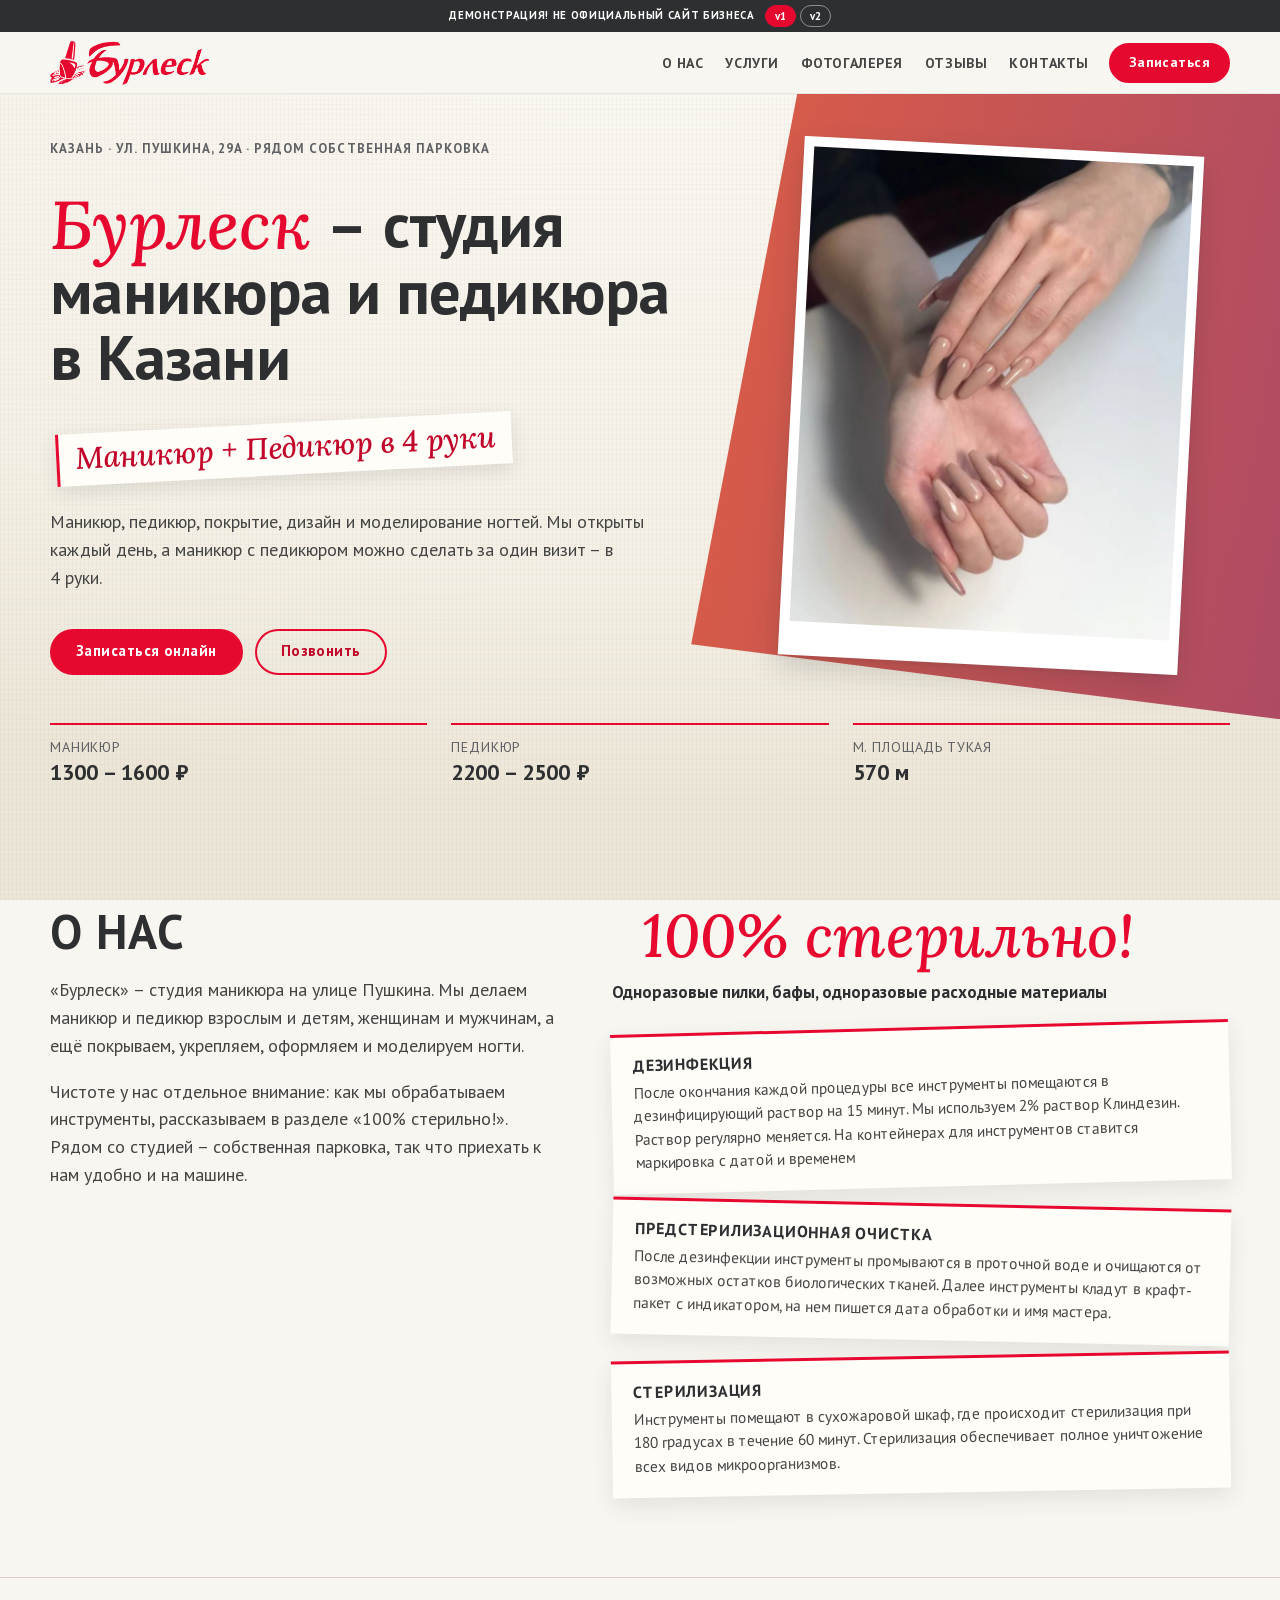
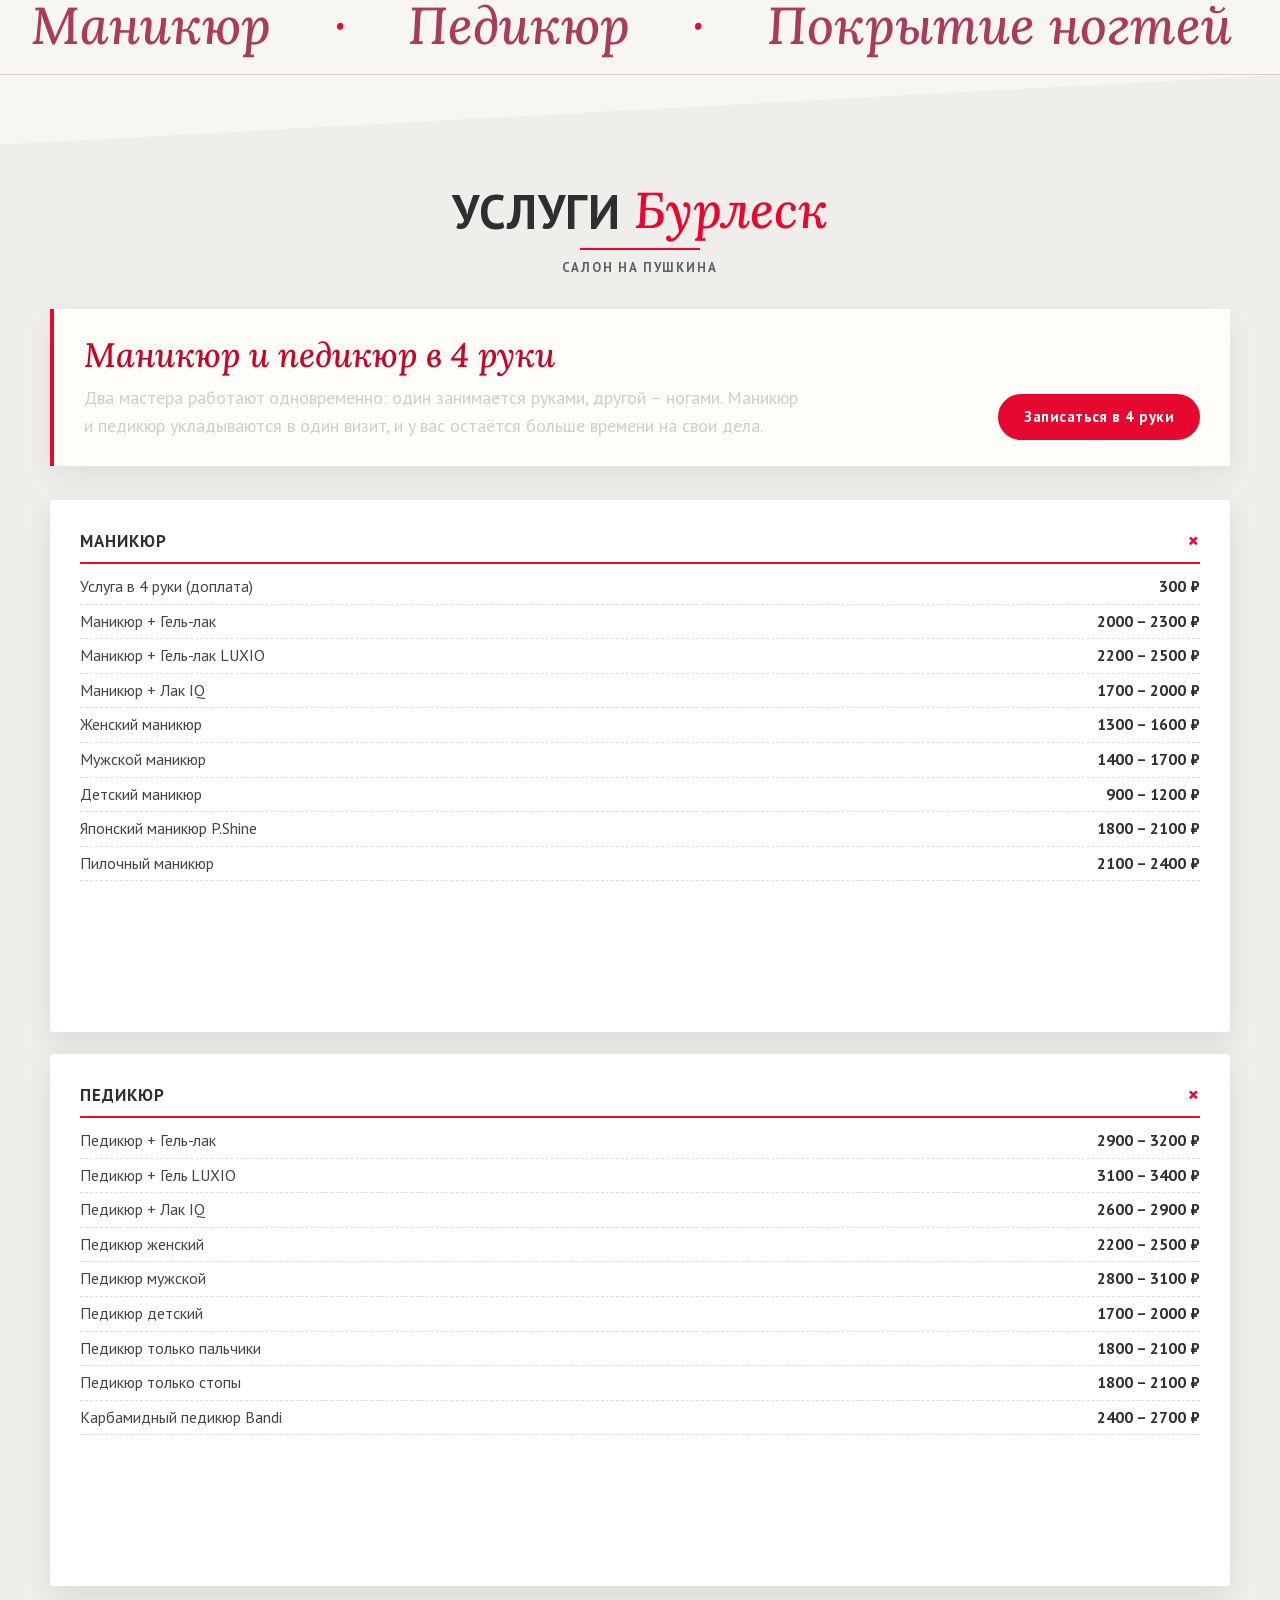
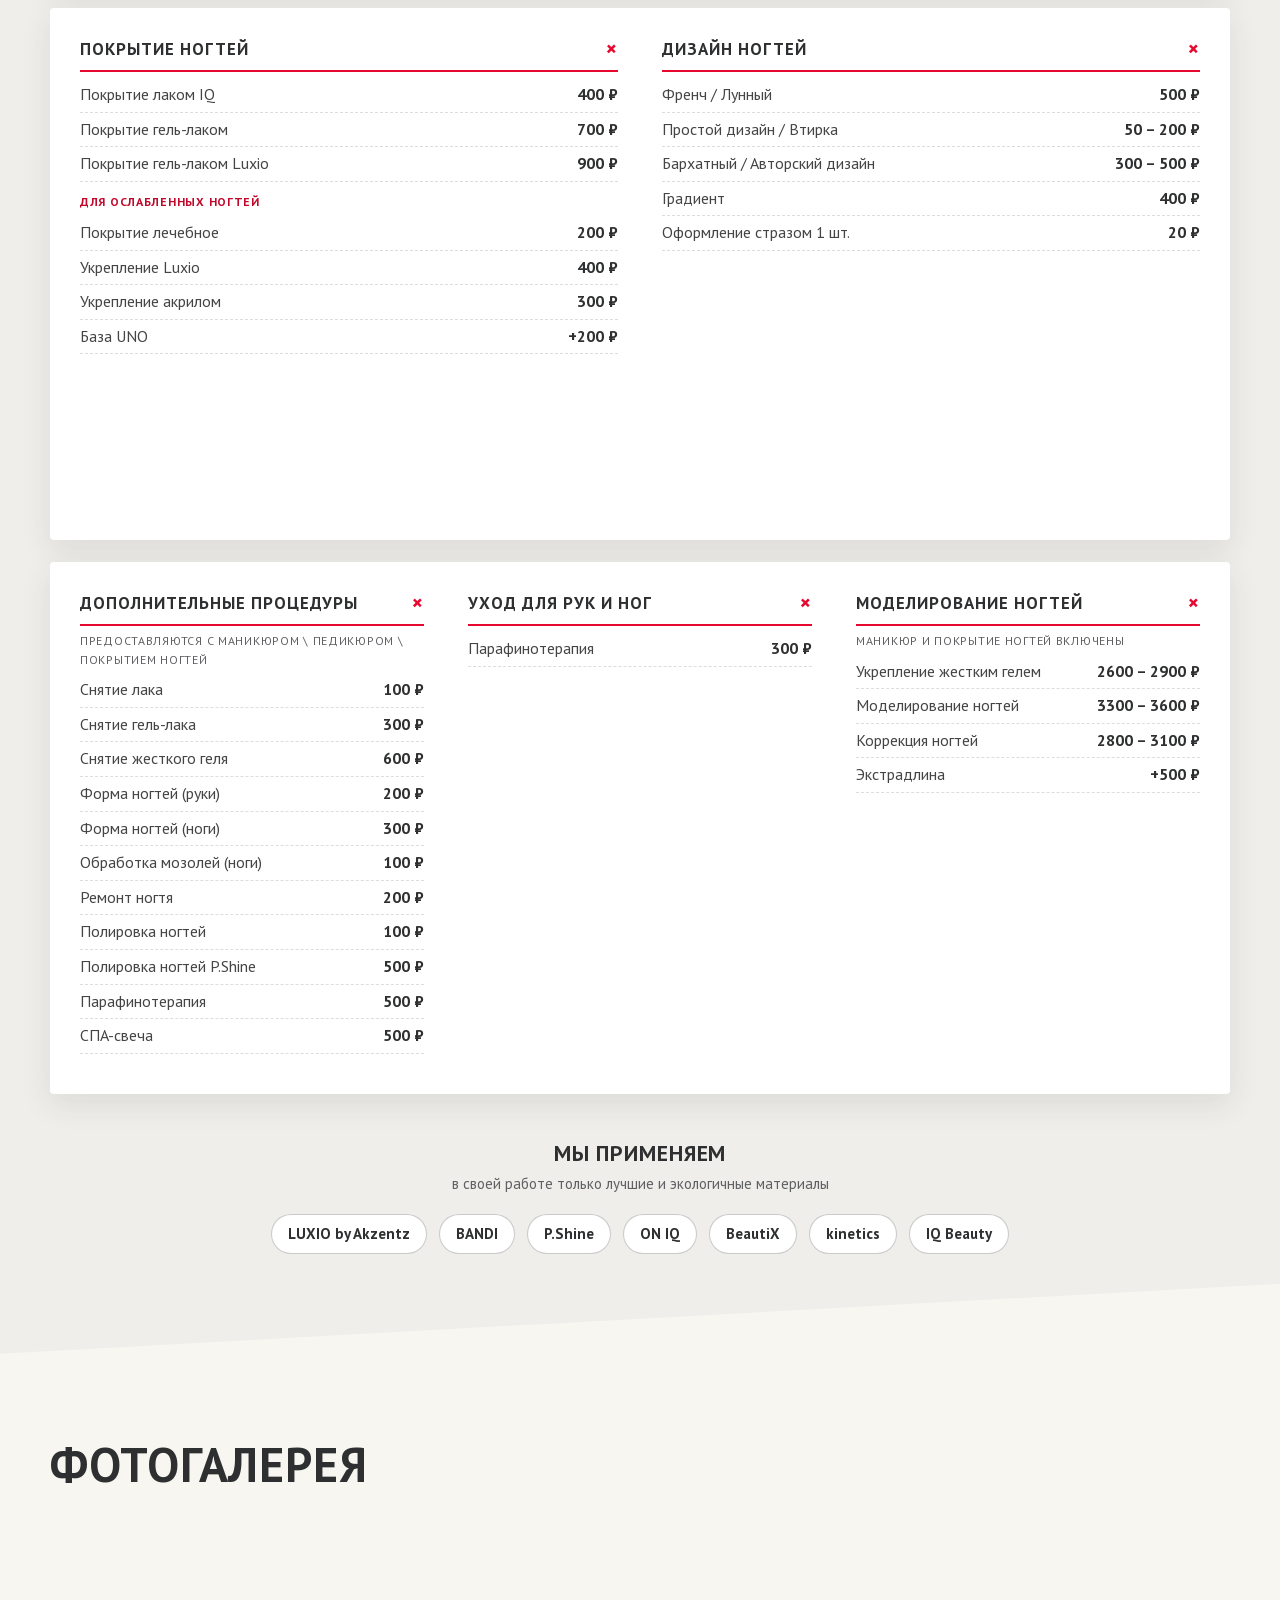
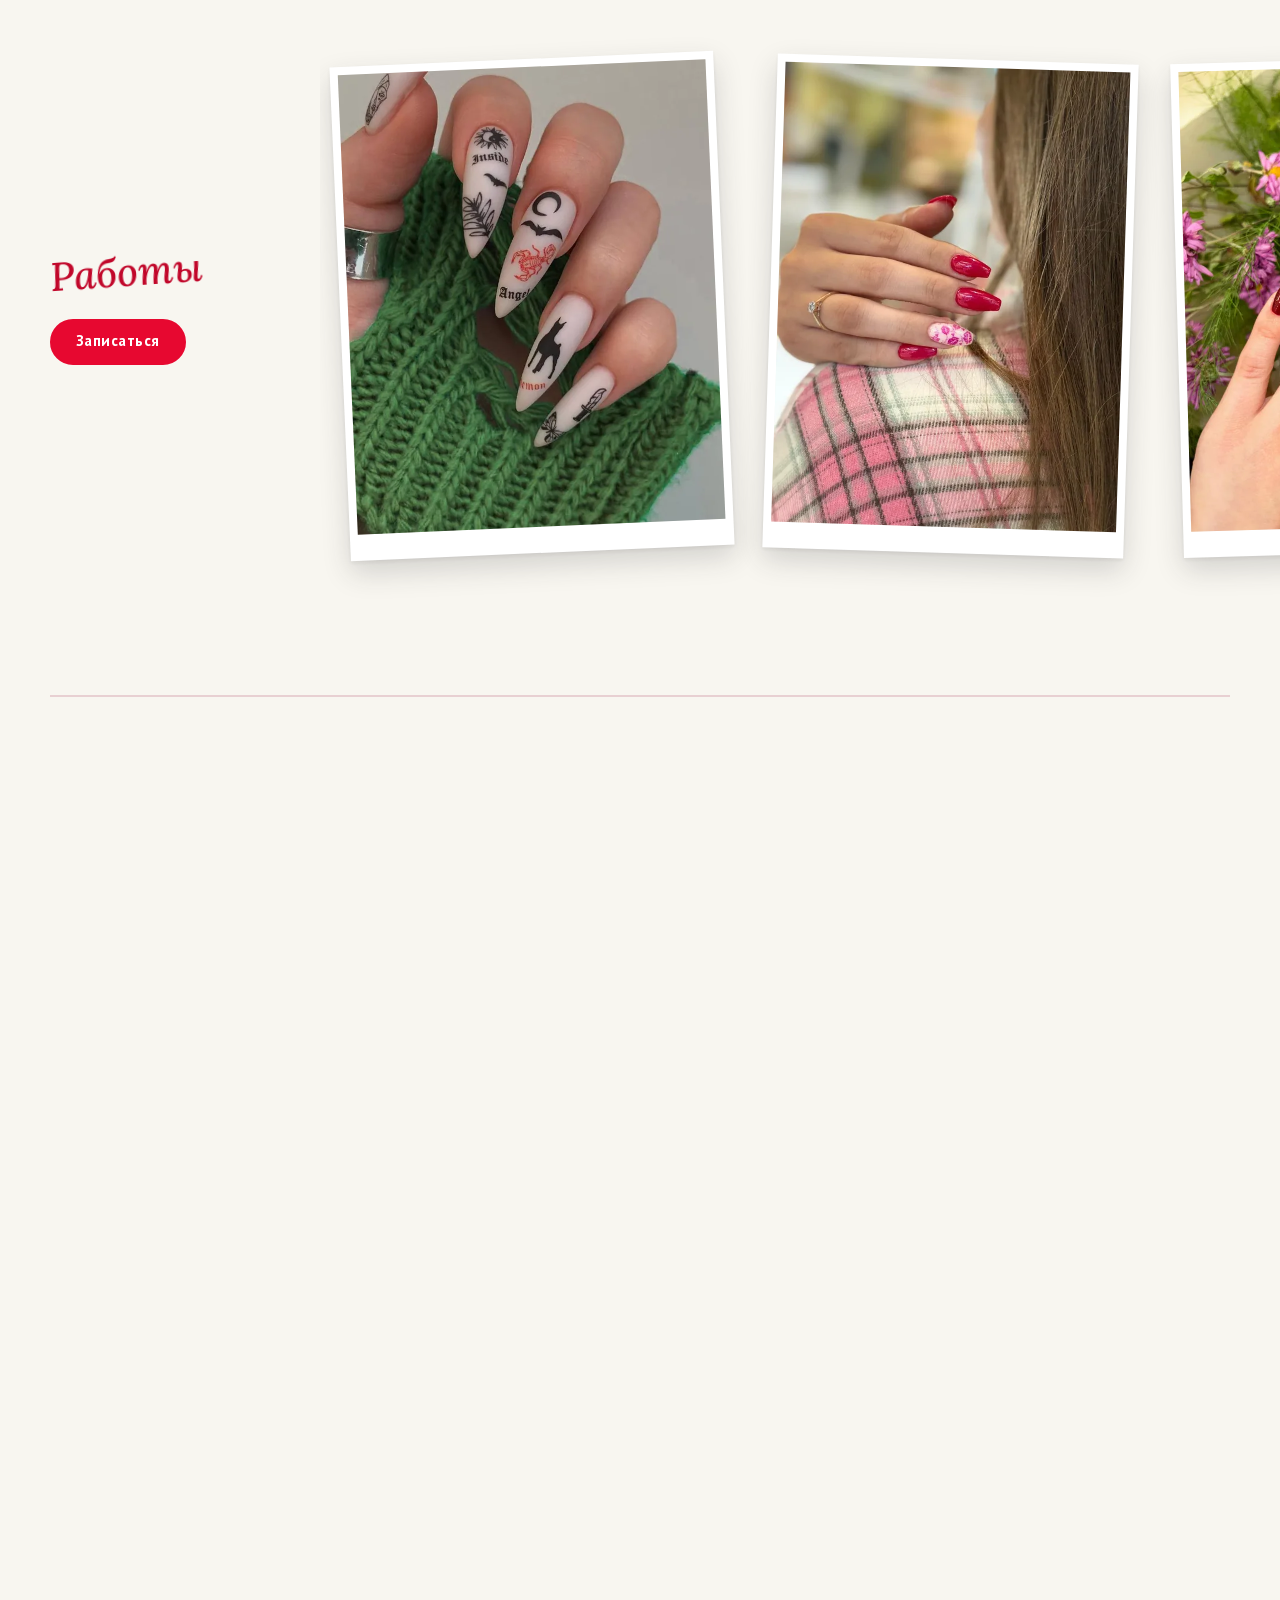
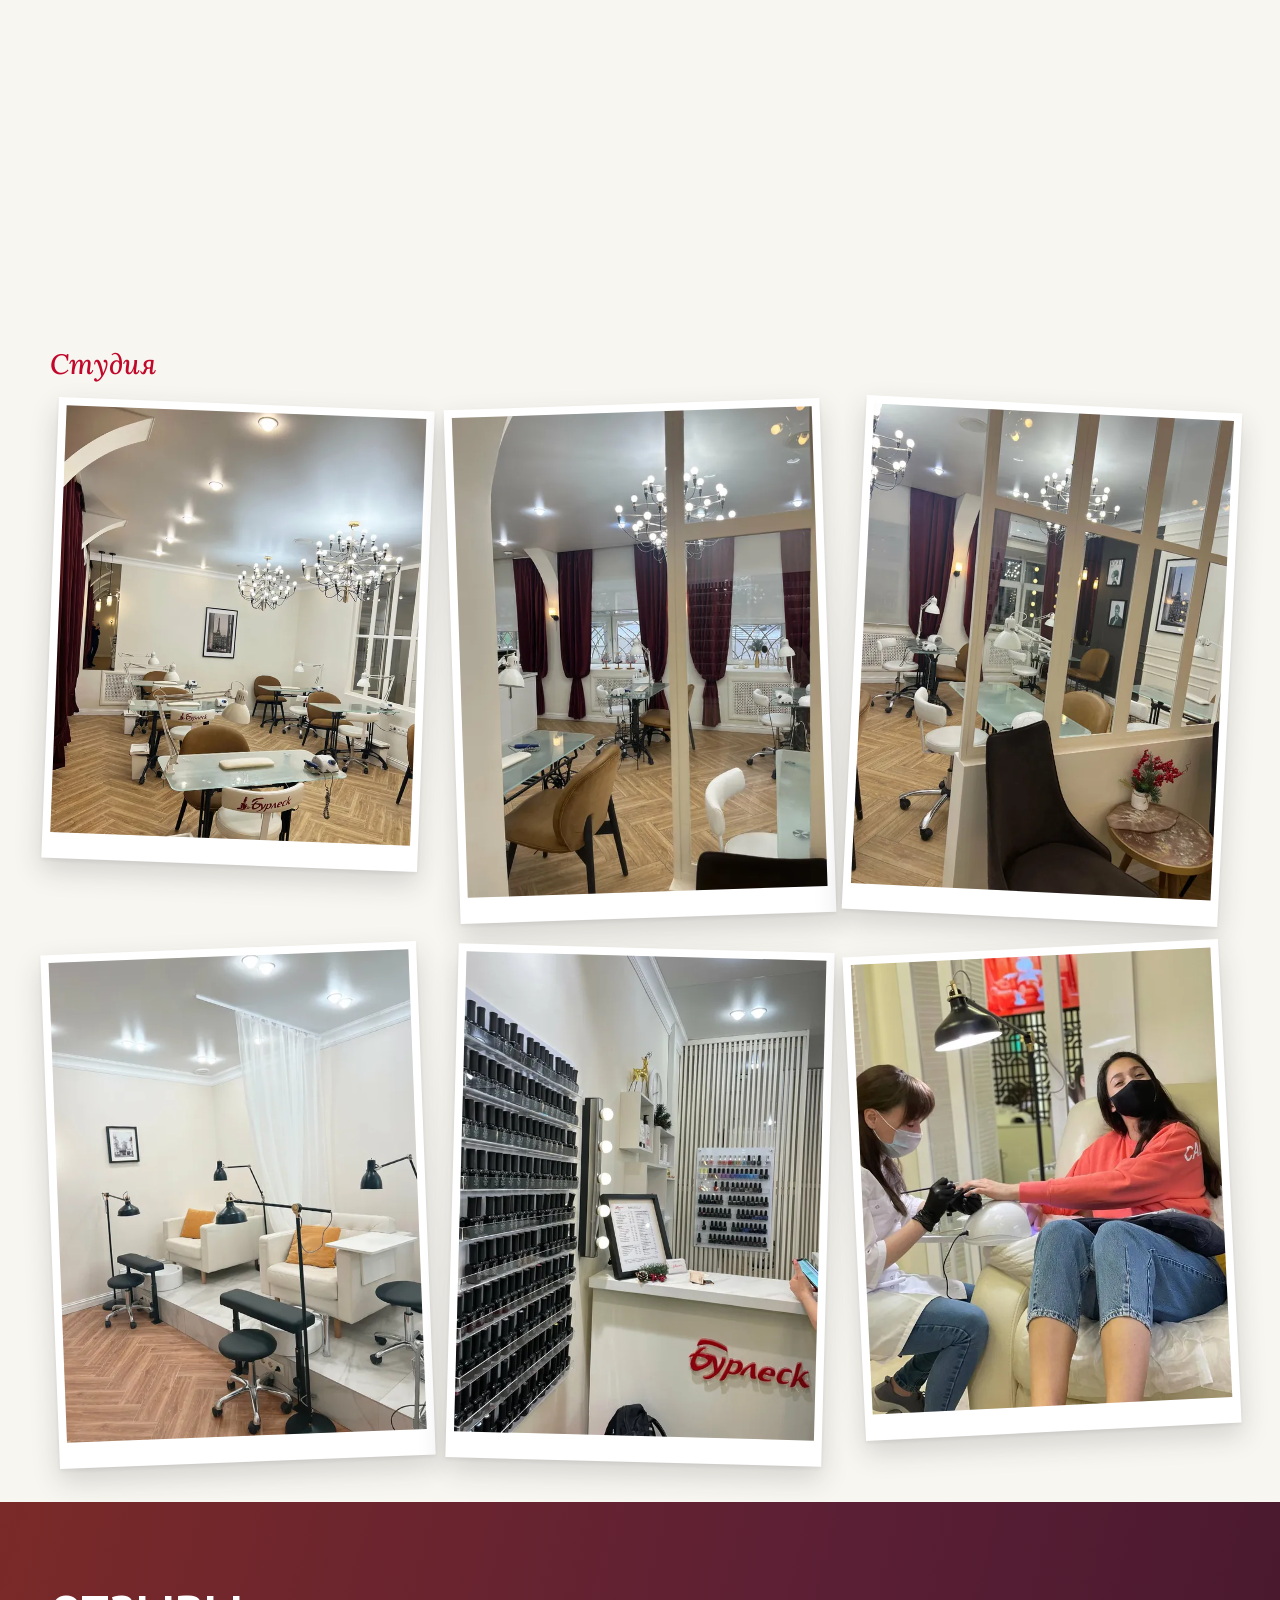
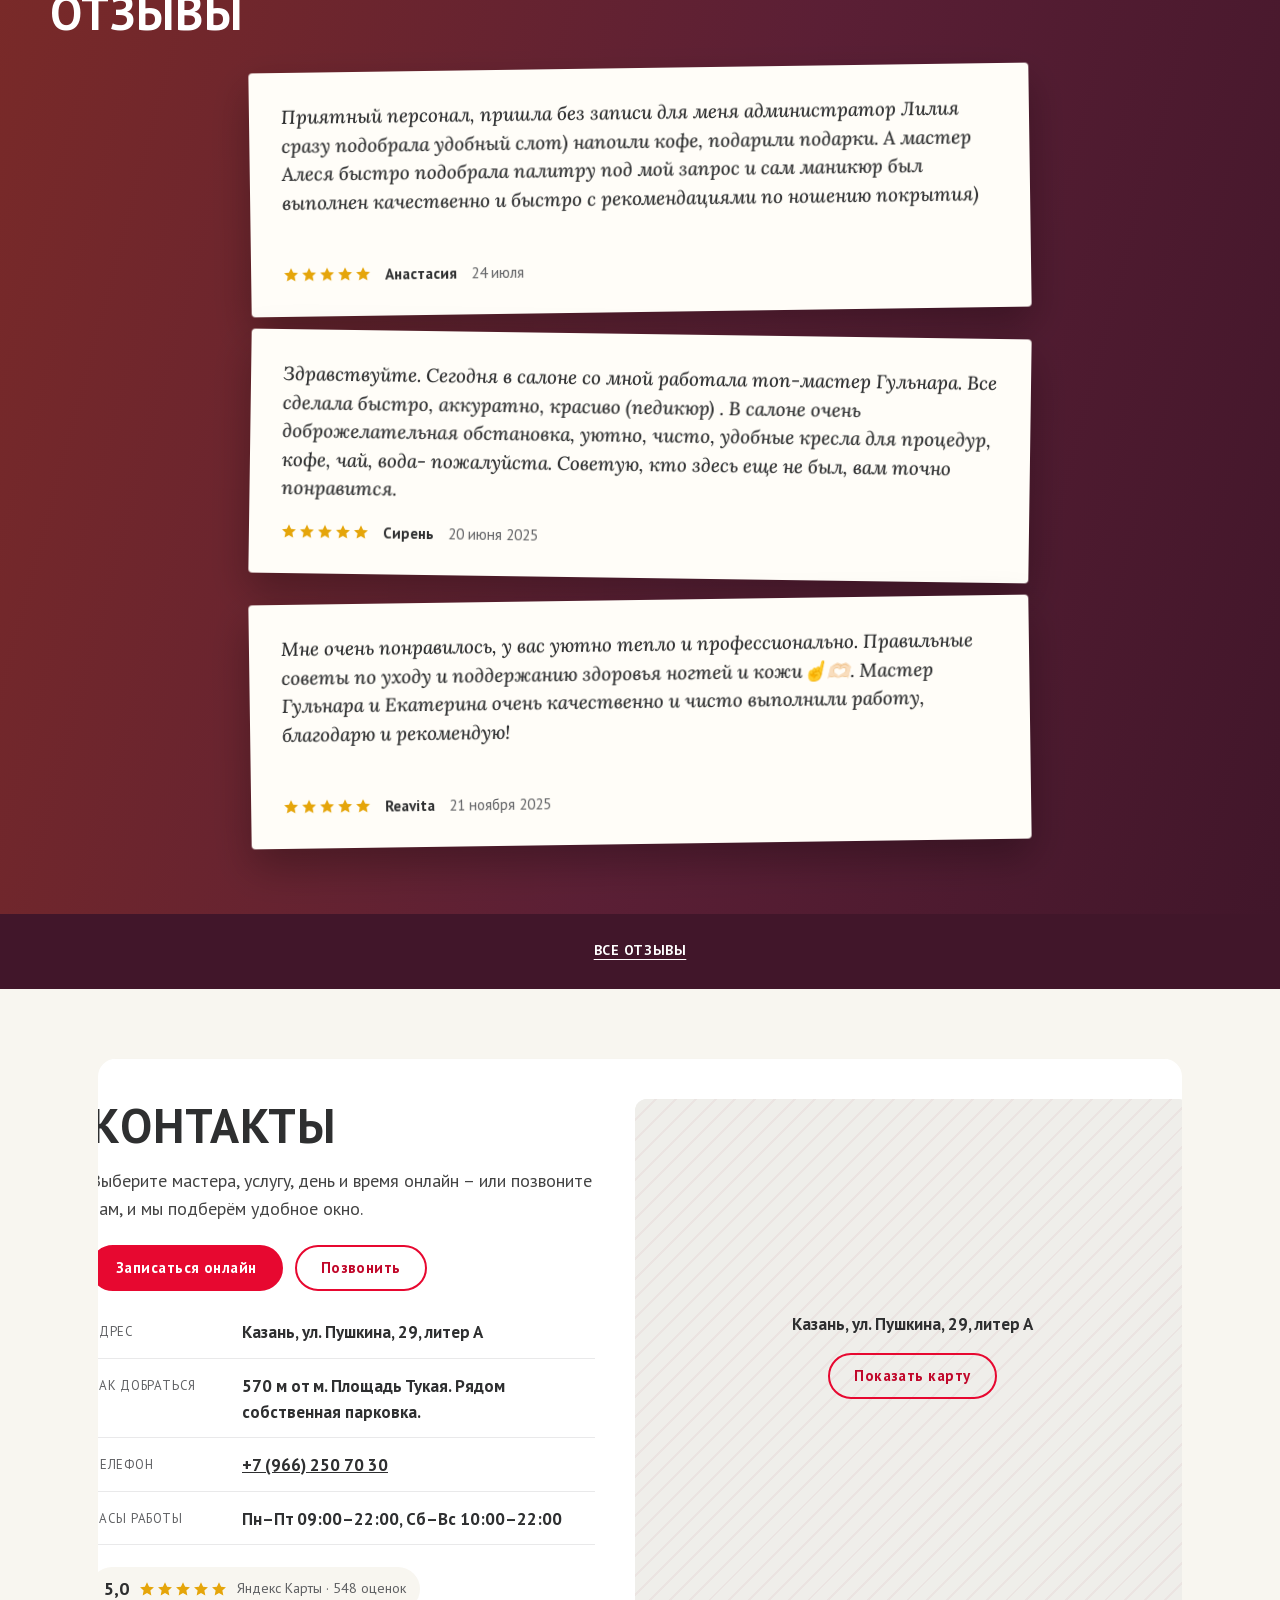
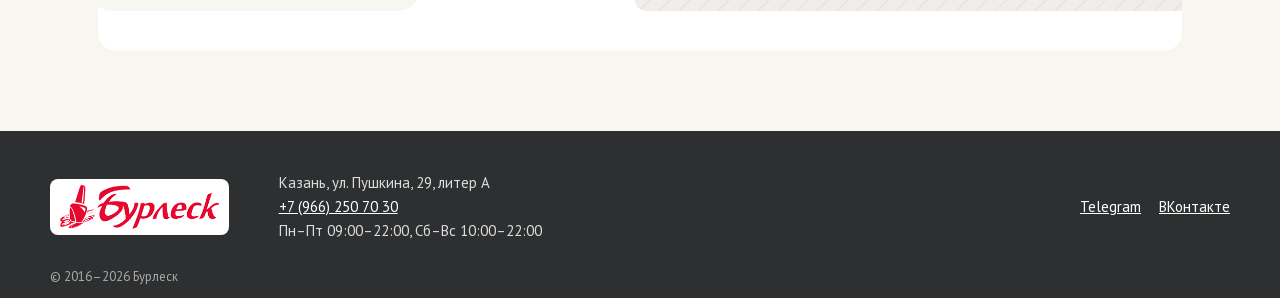
<file: index.html>
<!DOCTYPE html>
<html lang="ru">
<head>
<meta charset="utf-8">
<meta name="viewport" content="width=device-width, initial-scale=1.0">
<meta name="robots" content="noindex, nofollow">
<title>Студия маникюра и педикюра в Казани · Бурлеск</title>
<meta name="description"
  content="Бурлеск · студия маникюра и педикюра в Казани на ул. Пушкина, 29А: маникюр, педикюр, покрытие, дизайн и моделирование ногтей, маникюр и педикюр в 4 руки.">
<meta name="theme-color" content="#e70830">

<link rel="icon" sizes="any" href="logos/favicon.ico">
<link rel="icon" type="image/png" sizes="32x32" href="logos/favicon-32x32.png">
<link rel="apple-touch-icon" sizes="180x180" href="logos/apple-touch-icon.png">
<link rel="preload" href="fonts/ptsans-700.woff2" as="font" type="font/woff2" crossorigin>
<link rel="preload" href="fonts/lora-italic-500.woff2" as="font" type="font/woff2" crossorigin>
<link rel="stylesheet" href="css/fonts.css">
<link rel="stylesheet" href="css/styles.css">
<script>(function(h){if(window.matchMedia&&matchMedia('(prefers-reduced-motion: no-preference)').matches){h.classList.add('m-on');setTimeout(function(){if(!h.classList.contains('m-ready'))h.classList.remove('m-on')},2500)}})(document.documentElement)</script>
</head>
<body id="top" class="v1">
<a class="skip" href="#main">К содержанию</a>
<div class="board" aria-hidden="true"></div><div class="spot" aria-hidden="true"></div>
<div class="topbar">
<div class="demo"><p class="demo-t">ДЕМОНСТРАЦИЯ! НЕ ОФИЦИАЛЬНЫЙ САЙТ БИЗНЕСА</p><nav class="demo-sw" aria-label="Версии демо"><a href="./" aria-current="page">v1</a><a href="v2/">v2</a></nav></div>
<header class="hdr">
<a class="sign" href="#top"><img src="logos/logo.png" width="310" height="86" alt="Бурлеск"></a>
<nav class="nav" aria-label="Разделы"><ul><li><a href="#about">О нас</a></li><li><a href="#services">Услуги</a></li><li><a href="#gallery">Фотогалерея</a></li><li><a href="#reviews">Отзывы</a></li><li><a href="#contacts">Контакты</a></li></ul></nav>
<a class="btn btn-hdr" href="https://n13535.yclients.com/" target="_blank" rel="noopener">Записаться</a>
<a class="burger" href="#menu" role="button" aria-controls="menu" aria-expanded="false"><span></span><span class="sr">Меню</span></a>
</header>
<nav id="menu" class="menu" aria-label="Меню"><ul><li><a href="#about">О нас</a></li><li><a href="#services">Услуги</a></li><li><a href="#gallery">Фотогалерея</a></li><li><a href="#reviews">Отзывы</a></li><li><a href="#contacts">Контакты</a></li></ul></nav>
</div>
<div class="top-sp" aria-hidden="true"></div>
<main id="main">
<section class="hero" aria-labelledby="h1">
<div class="hero-in">
<p class="brow">Казань · ул. Пушкина, 29А · рядом собственная парковка</p>
<h1 id="h1" data-split data-rv="words" data-hero="1"><em>Бурлеск</em> – студия маникюра и педикюра в Казани</h1>
<p class="note" data-rv="note" data-hero="3">Маникюр + Педикюр в 4 руки</p>
<p class="lead">Маникюр, педикюр, покрытие, дизайн и моделирование ногтей. Мы открыты каждый день, а маникюр с педикюром можно сделать за один визит – в 4&nbsp;руки.</p>
<p class="cta"><a class="btn" href="https://n13535.yclients.com/" target="_blank" rel="noopener">Записаться онлайн</a><a class="btn btn-ghost" href="tel:+79662507030">Позвонить</a></p>
<div class="hero-ph"><figure class="pol pol-hero" data-rv="hpol" data-hero="2" data-tilt><img src="img/work-50.webp" width="880" height="1100" alt="Нюдовый маникюр на длинных ногтях" fetchpriority="high"></figure></div>
<ul class="facts">
<li><i data-rv="line" data-hero="3"></i><span>Маникюр</span><b>1300 – 1600 ₽</b></li>
<li><i data-rv="line" data-hero="3"></i><span>Педикюр</span><b>2200 – 2500 ₽</b></li>
<li><i data-rv="line" data-hero="3"></i><span>м. Площадь Тукая</span><b>570 м</b></li>
</ul>
</div>
</section>

<section id="about" class="about" aria-labelledby="h-about">
<div class="wrap about-in">
<div class="about-t">
<h2 id="h-about" data-split data-rv="words">О нас</h2>
<p data-rv="up">«Бурлеск» – студия маникюра на улице Пушкина. Мы делаем маникюр и педикюр взрослым и детям, женщинам и мужчинам, а ещё покрываем, укрепляем, оформляем и моделируем ногти.</p>
<p data-rv="up">Чистоте у нас отдельное внимание: как мы обрабатываем инструменты, рассказываем в разделе «100% стерильно!». Рядом со студией – собственная парковка, так что приехать к нам удобно и на машине.</p>
</div>
<div class="sterile">
<h3 class="motto" data-motto>100% стерильно!</h3>
<p class="st-lead" data-rv="up">Одноразовые пилки, бафы, одноразовые расходные материалы</p>
<ol class="steps" data-stg><li class="step" data-rv="pin" style="--r:-1.5deg"><h4>ДЕЗИНФЕКЦИЯ</h4><p>После окончания каждой процедуры все инструменты помещаются в дезинфицирующий раствор на 15 минут. Мы используем 2% раствор Клиндезин. Раствор регулярно меняется. На контейнерах для инструментов ставится маркировка с датой и временем</p></li><li class="step" data-rv="pin" style="--r:1.2deg"><h4>Предстерилизационная очистка</h4><p>После дезинфекции инструменты промываются в проточной воде и очищаются от возможных остатков биологических тканей. Далее инструменты кладут в крафт-пакет с индикатором, на нем пишется дата обработки и имя мастера.</p></li><li class="step" data-rv="pin" style="--r:-1deg"><h4>СТЕРИЛИЗАЦИЯ</h4><p>Инструменты помещают в сухожаровой шкаф, где происходит стерилизация при 180 градусах в течение 60 минут. Стерилизация обеспечивает полное уничтожение всех видов микроорганизмов.</p></li></ol>
</div>
</div>
</section>

<div class="marq" aria-hidden="true"><div class="marq-r"><div class="marq-g"><span>Маникюр</span><span>Педикюр</span><span>Покрытие ногтей</span><span>Дизайн ногтей</span><span>Моделирование ногтей</span><span>Уход для рук и ног</span><span>Дополнительные процедуры</span></div><div class="marq-g"><span>Маникюр</span><span>Педикюр</span><span>Покрытие ногтей</span><span>Дизайн ногтей</span><span>Моделирование ногтей</span><span>Уход для рук и ног</span><span>Дополнительные процедуры</span></div></div></div>

<section id="services" class="services" data-lf aria-labelledby="h-serv">
<div class="wrap">
<div class="sv-head">
<h2 id="h-serv" data-split data-rv="words">Услуги <em>Бурлеск</em></h2>
<i class="ln" data-rv="line"></i>
<p class="kick lf-row" data-rv="up">САЛОН НА ПУШКИНА</p>
</div>
<div class="four" data-rv="up">
<h3>Маникюр и педикюр в 4 руки</h3>
<p data-glow>Два мастера работают одновременно: один занимается руками, другой – ногами. Маникюр и педикюр укладываются в один визит, и у вас остаётся больше времени на свои дела.</p>
<a class="btn" href="https://n13535.yclients.com/" target="_blank" rel="noopener">Записаться в 4 руки</a>
</div>
<div class="stack" data-stack="900"><article class="pc" aria-label="Маникюр"><details class="pg" open><summary><h4>Маникюр</h4></summary><ul class="pl"><li><span>Услуга в 4 руки (доплата)</span><b>300 ₽</b></li><li><span>Маникюр + Гель-лак</span><b>2000 – 2300 ₽</b></li><li><span>Маникюр + Гель-лак LUXIO</span><b>2200 – 2500 ₽</b></li><li><span>Маникюр + Лак IQ</span><b>1700 – 2000 ₽</b></li><li><span>Женский маникюр</span><b>1300 – 1600 ₽</b></li><li><span>Мужской маникюр</span><b>1400 – 1700 ₽</b></li><li><span>Детский маникюр</span><b>900 – 1200 ₽</b></li><li><span>Японский маникюр P.Shine</span><b>1800 – 2100 ₽</b></li><li><span>Пилочный маникюр</span><b>2100 – 2400 ₽</b></li></ul></details></article><article class="pc" aria-label="Педикюр"><details class="pg" open><summary><h4>Педикюр</h4></summary><ul class="pl"><li><span>Педикюр + Гель-лак</span><b>2900 – 3200 ₽</b></li><li><span>Педикюр + Гель LUXIO</span><b>3100 – 3400 ₽</b></li><li><span>Педикюр + Лак IQ</span><b>2600 – 2900 ₽</b></li><li><span>Педикюр женский</span><b>2200 – 2500 ₽</b></li><li><span>Педикюр мужской</span><b>2800 – 3100 ₽</b></li><li><span>Педикюр детский</span><b>1700 – 2000 ₽</b></li><li><span>Педикюр только пальчики</span><b>1800 – 2100 ₽</b></li><li><span>Педикюр только стопы</span><b>1800 – 2100 ₽</b></li><li><span>Карбамидный педикюр Bandi</span><b>2400 – 2700 ₽</b></li></ul></details></article><article class="pc" aria-label="Покрытие и дизайн"><details class="pg" open><summary><h4>Покрытие ногтей</h4></summary><ul class="pl"><li><span>Покрытие лаком IQ</span><b>400 ₽</b></li><li><span>Покрытие гель-лаком</span><b>700 ₽</b></li><li><span>Покрытие гель-лаком Luxio</span><b>900 ₽</b></li><li class="pl-h">ДЛЯ ОСЛАБЛЕННЫХ НОГТЕЙ</li><li><span>Покрытие лечебное</span><b>200 ₽</b></li><li><span>Укрепление Luxio</span><b>400 ₽</b></li><li><span>Укрепление акрилом</span><b>300 ₽</b></li><li><span>База UNO</span><b>+200 ₽</b></li></ul></details><details class="pg" open><summary><h4>Дизайн ногтей</h4></summary><ul class="pl"><li><span>Френч / Лунный</span><b>500 ₽</b></li><li><span>Простой дизайн / Втирка</span><b>50 – 200 ₽</b></li><li><span>Бархатный / Авторский дизайн</span><b>300 – 500 ₽</b></li><li><span>Градиент</span><b>400 ₽</b></li><li><span>Оформление стразом 1 шт.</span><b>20 ₽</b></li></ul></details></article><article class="pc" aria-label="Процедуры и моделирование"><details class="pg" open><summary><h4>Дополнительные процедуры</h4></summary><p class="pg-sub">ПРЕДОСТАВЛЯЮТСЯ С МАНИКЮРОМ \ ПЕДИКЮРОМ \ ПОКРЫТИЕМ НОГТЕЙ</p><ul class="pl"><li><span>Снятие лака</span><b>100 ₽</b></li><li><span>Снятие гель-лака</span><b>300 ₽</b></li><li><span>Снятие жесткого геля</span><b>600 ₽</b></li><li><span>Форма ногтей (руки)</span><b>200 ₽</b></li><li><span>Форма ногтей (ноги)</span><b>300 ₽</b></li><li><span>Обработка мозолей (ноги)</span><b>100 ₽</b></li><li><span>Ремонт ногтя</span><b>200 ₽</b></li><li><span>Полировка ногтей</span><b>100 ₽</b></li><li><span>Полировка ногтей P.Shine</span><b>500 ₽</b></li><li><span>Парафинотерапия</span><b>500 ₽</b></li><li><span>СПА-свеча</span><b>500 ₽</b></li></ul></details><details class="pg" open><summary><h4>Уход для рук и ног</h4></summary><ul class="pl"><li><span>Парафинотерапия</span><b>300 ₽</b></li></ul></details><details class="pg" open><summary><h4>Моделирование ногтей</h4></summary><p class="pg-sub">МАНИКЮР И ПОКРЫТИЕ НОГТЕЙ ВКЛЮЧЕНЫ</p><ul class="pl"><li><span>Укрепление жестким гелем</span><b>2600 – 2900 ₽</b></li><li><span>Моделирование ногтей</span><b>3300 – 3600 ₽</b></li><li><span>Коррекция ногтей</span><b>2800 – 3100 ₽</b></li><li><span>Экстрадлина</span><b>+500 ₽</b></li></ul></details></article></div>
<div class="mat" data-rv="up">
<h3>Мы применяем <span>в своей работе только лучшие и экологичные материалы</span></h3>
<ul class="brands"><li>LUXIO by Akzentz</li><li>BANDI</li><li>P.Shine</li><li>ON IQ</li><li>BeautiX</li><li>kinetics</li><li>IQ Beauty</li></ul>
</div>
</div>
</section>

<section id="gallery" class="gallery" aria-labelledby="h-gal">
<div class="wrap"><h2 id="h-gal" data-split data-rv="words">Фотогалерея</h2></div>
<div class="lane" data-lane>
<div class="lane-stage">
<div class="lane-note"><h3 class="note">Работы</h3><a class="btn" href="https://n13535.yclients.com/" target="_blank" rel="noopener">Записаться</a></div>
<div class="lane-view"><div class="lane-track works" data-stg><figure class="pol" data-rv="pin" style="--r:-2.5deg"><img src="img/work-51.webp" width="608" height="760" alt="Матовый нюд-стилет с чёрным дизайном" loading="lazy" decoding="async"></figure><figure class="pol" data-rv="pin" style="--r:1.8deg"><img src="img/work-07.webp" width="570" height="760" alt="Малиново-красный маникюр с принтом губ" loading="lazy" decoding="async"></figure><figure class="pol" data-rv="pin" style="--r:-1.6deg"><img src="img/work-21.webp" width="570" height="760" alt="Винно-бордовый миндаль" loading="lazy" decoding="async"></figure><figure class="pol" data-rv="pin" style="--r:3deg"><img src="img/work-39.webp" width="570" height="760" alt="Нюд с красной окантовкой в зале студии" loading="lazy" decoding="async"></figure><figure class="pol" data-rv="pin" style="--r:-3.2deg"><img src="img/work-32.webp" width="570" height="760" alt="Молочно-жемчужный миндаль" loading="lazy" decoding="async"></figure><figure class="pol" data-rv="pin" style="--r:2.2deg"><img src="img/work-49.webp" width="570" height="760" alt="Бордовый френч с акцентами" loading="lazy" decoding="async"></figure></div></div>
<div class="lane-bar" aria-hidden="true"><i></i></div>
</div>
</div>
<div class="wrap studio">
<h3 class="note">Студия</h3>
<div class="grid-st" data-stg><figure class="pol" data-rv="pin" style="--r:2.2deg"><img src="img/interior-01.webp" width="641" height="760" alt="Зал маникюра со стульями с логотипом Бурлеск" loading="lazy" decoding="async"></figure><figure class="pol" data-rv="pin" style="--r:-1.9deg"><img src="img/interior-14.webp" width="570" height="760" alt="Светлый зал с арочными окнами" loading="lazy" decoding="async"></figure><figure class="pol" data-rv="pin" style="--r:2.8deg"><img src="img/interior-09.webp" width="570" height="760" alt="Зал за стеклянной перегородкой" loading="lazy" decoding="async"></figure><figure class="pol" data-rv="pin" style="--r:-2.2deg"><img src="img/interior-08.webp" width="570" height="760" alt="Педикюрная зона на мраморном подиуме" loading="lazy" decoding="async"></figure><figure class="pol" data-rv="pin" style="--r:1.5deg"><img src="img/interior-04.webp" width="570" height="760" alt="Ресепшн с красной вывеской Бурлеск" loading="lazy" decoding="async"></figure><figure class="pol" data-rv="pin" style="--r:-2.8deg"><img src="img/interior-16.webp" width="608" height="760" alt="Мастер за работой с клиенткой" loading="lazy" decoding="async"></figure></div>
</div>
</section>

<section id="reviews" class="reviews" aria-labelledby="h-rev">
<div class="wrap">
<h2 id="h-rev" data-split data-rv="words">Отзывы</h2>
<div class="rstack" data-stack><figure class="rv"><blockquote><p>Приятный персонал, пришла без записи для меня администратор Лилия сразу подобрала удобный слот) напоили кофе, подарили подарки. А мастер Алеся быстро подобрала палитру под мой запрос и сам маникюр был выполнен качественно и быстро с рекомендациями по ношению покрытия)</p></blockquote><figcaption><span class="stars" role="img" aria-label="Оценка 5 из 5"><svg class="st" viewBox="0 0 20 20" aria-hidden="true"><path d="M10 1.5l2.6 5.6 6.1.7-4.5 4.2 1.2 6-5.4-3-5.4 3 1.2-6L1.3 7.8l6.1-.7z"/></svg><svg class="st" viewBox="0 0 20 20" aria-hidden="true"><path d="M10 1.5l2.6 5.6 6.1.7-4.5 4.2 1.2 6-5.4-3-5.4 3 1.2-6L1.3 7.8l6.1-.7z"/></svg><svg class="st" viewBox="0 0 20 20" aria-hidden="true"><path d="M10 1.5l2.6 5.6 6.1.7-4.5 4.2 1.2 6-5.4-3-5.4 3 1.2-6L1.3 7.8l6.1-.7z"/></svg><svg class="st" viewBox="0 0 20 20" aria-hidden="true"><path d="M10 1.5l2.6 5.6 6.1.7-4.5 4.2 1.2 6-5.4-3-5.4 3 1.2-6L1.3 7.8l6.1-.7z"/></svg><svg class="st" viewBox="0 0 20 20" aria-hidden="true"><path d="M10 1.5l2.6 5.6 6.1.7-4.5 4.2 1.2 6-5.4-3-5.4 3 1.2-6L1.3 7.8l6.1-.7z"/></svg></span><span class="rv-n">Анастасия</span><span class="rv-d">24 июля</span></figcaption></figure><figure class="rv"><blockquote><p>Здравствуйте. Сегодня в салоне со мной работала топ-мастер Гульнара. Все сделала быстро, аккуратно, красиво (педикюр) . В салоне очень доброжелательная обстановка, уютно, чисто, удобные кресла для процедур, кофе, чай, вода- пожалуйста. Советую, кто здесь еще не был, вам точно понравится.</p></blockquote><figcaption><span class="stars" role="img" aria-label="Оценка 5 из 5"><svg class="st" viewBox="0 0 20 20" aria-hidden="true"><path d="M10 1.5l2.6 5.6 6.1.7-4.5 4.2 1.2 6-5.4-3-5.4 3 1.2-6L1.3 7.8l6.1-.7z"/></svg><svg class="st" viewBox="0 0 20 20" aria-hidden="true"><path d="M10 1.5l2.6 5.6 6.1.7-4.5 4.2 1.2 6-5.4-3-5.4 3 1.2-6L1.3 7.8l6.1-.7z"/></svg><svg class="st" viewBox="0 0 20 20" aria-hidden="true"><path d="M10 1.5l2.6 5.6 6.1.7-4.5 4.2 1.2 6-5.4-3-5.4 3 1.2-6L1.3 7.8l6.1-.7z"/></svg><svg class="st" viewBox="0 0 20 20" aria-hidden="true"><path d="M10 1.5l2.6 5.6 6.1.7-4.5 4.2 1.2 6-5.4-3-5.4 3 1.2-6L1.3 7.8l6.1-.7z"/></svg><svg class="st" viewBox="0 0 20 20" aria-hidden="true"><path d="M10 1.5l2.6 5.6 6.1.7-4.5 4.2 1.2 6-5.4-3-5.4 3 1.2-6L1.3 7.8l6.1-.7z"/></svg></span><span class="rv-n">Сирень</span><span class="rv-d">20 июня 2025</span></figcaption></figure><figure class="rv"><blockquote><p>Мне очень понравилось, у вас уютно тепло и профессионально. Правильные советы по уходу и поддержанию здоровья ногтей и кожи☝️🫶🏻. Мастер Гульнара и Екатерина очень качественно и чисто выполнили работу, благодарю и рекомендую!</p></blockquote><figcaption><span class="stars" role="img" aria-label="Оценка 5 из 5"><svg class="st" viewBox="0 0 20 20" aria-hidden="true"><path d="M10 1.5l2.6 5.6 6.1.7-4.5 4.2 1.2 6-5.4-3-5.4 3 1.2-6L1.3 7.8l6.1-.7z"/></svg><svg class="st" viewBox="0 0 20 20" aria-hidden="true"><path d="M10 1.5l2.6 5.6 6.1.7-4.5 4.2 1.2 6-5.4-3-5.4 3 1.2-6L1.3 7.8l6.1-.7z"/></svg><svg class="st" viewBox="0 0 20 20" aria-hidden="true"><path d="M10 1.5l2.6 5.6 6.1.7-4.5 4.2 1.2 6-5.4-3-5.4 3 1.2-6L1.3 7.8l6.1-.7z"/></svg><svg class="st" viewBox="0 0 20 20" aria-hidden="true"><path d="M10 1.5l2.6 5.6 6.1.7-4.5 4.2 1.2 6-5.4-3-5.4 3 1.2-6L1.3 7.8l6.1-.7z"/></svg><svg class="st" viewBox="0 0 20 20" aria-hidden="true"><path d="M10 1.5l2.6 5.6 6.1.7-4.5 4.2 1.2 6-5.4-3-5.4 3 1.2-6L1.3 7.8l6.1-.7z"/></svg></span><span class="rv-n">Reavita</span><span class="rv-d">21 ноября 2025</span></figcaption></figure></div>
</div>
</section>
<p class="rv-all"><a href="https://yandex.ru/maps/org/burlesk/1091694725/reviews/" target="_blank" rel="noopener">Все отзывы</a></p>

<section id="contacts" class="contacts" aria-labelledby="h-ct">
<div class="wrap">
<div class="panel" data-panel>
<div class="ct-t">
<h2 id="h-ct" data-split data-rv="words">Контакты</h2>
<p class="ct-book" data-rv="up">Выберите мастера, услугу, день и время онлайн – или позвоните нам, и мы подберём удобное окно.</p>
<p class="cta" data-rv="up"><a class="btn" href="https://n13535.yclients.com/" target="_blank" rel="noopener">Записаться онлайн</a><a class="btn btn-ghost" href="tel:+79662507030">Позвонить</a></p>
<dl class="ct-list">
<div><dt>Адрес</dt><dd>Казань, ул. Пушкина, 29, литер А</dd></div>
<div><dt>Как добраться</dt><dd>570 м от м. Площадь Тукая. Рядом собственная парковка.</dd></div>
<div><dt>Телефон</dt><dd><a href="tel:+79662507030">+7 (966) 250 70 30</a></dd></div>
<div><dt>Часы работы</dt><dd>Пн–Пт 09:00–22:00, Сб–Вс 10:00–22:00</dd></div>
</dl>
<p class="badge"><span class="b-n">5,0</span><span class="stars" role="img" aria-label="Оценка 5 из 5"><svg class="st" viewBox="0 0 20 20" aria-hidden="true"><path d="M10 1.5l2.6 5.6 6.1.7-4.5 4.2 1.2 6-5.4-3-5.4 3 1.2-6L1.3 7.8l6.1-.7z"/></svg><svg class="st" viewBox="0 0 20 20" aria-hidden="true"><path d="M10 1.5l2.6 5.6 6.1.7-4.5 4.2 1.2 6-5.4-3-5.4 3 1.2-6L1.3 7.8l6.1-.7z"/></svg><svg class="st" viewBox="0 0 20 20" aria-hidden="true"><path d="M10 1.5l2.6 5.6 6.1.7-4.5 4.2 1.2 6-5.4-3-5.4 3 1.2-6L1.3 7.8l6.1-.7z"/></svg><svg class="st" viewBox="0 0 20 20" aria-hidden="true"><path d="M10 1.5l2.6 5.6 6.1.7-4.5 4.2 1.2 6-5.4-3-5.4 3 1.2-6L1.3 7.8l6.1-.7z"/></svg><svg class="st" viewBox="0 0 20 20" aria-hidden="true"><path d="M10 1.5l2.6 5.6 6.1.7-4.5 4.2 1.2 6-5.4-3-5.4 3 1.2-6L1.3 7.8l6.1-.7z"/></svg></span><span class="b-t">Яндекс Карты · 548 оценок</span></p>
</div>
<div class="map"><div class="map-ph"><p class="map-a">Казань, ул. Пушкина, 29, литер А</p><a class="btn btn-ghost" href="https://yandex.ru/maps/org/burlesk/1091694725/" data-map="https://yandex.ru/map-widget/v1/org/burlesk/1091694725/" target="_blank" rel="noopener">Показать карту</a></div></div>
</div>
</div>
</section>
</main>
<footer class="ftr">
<div class="ftr-in">
<a class="ftr-logo" href="#top"><img src="logos/logo.png" width="310" height="86" alt="Бурлеск" loading="lazy"></a>
<address class="ftr-c">Казань, ул. Пушкина, 29, литер А<br><a href="tel:+79662507030">+7 (966) 250 70 30</a><br>Пн–Пт 09:00–22:00, Сб–Вс 10:00–22:00</address>
<ul class="ftr-s"><li><a href="https://t.me/burlesknails/" target="_blank" rel="noopener">Telegram</a></li><li><a href="https://vk.com/club211215610/" target="_blank" rel="noopener">ВКонтакте</a></li></ul>
</div>
<p class="ftr-copy">© 2016–2026 Бурлеск</p>
</footer>
<script src="js/motion.js" defer></script>
</body>
</html>
</file>
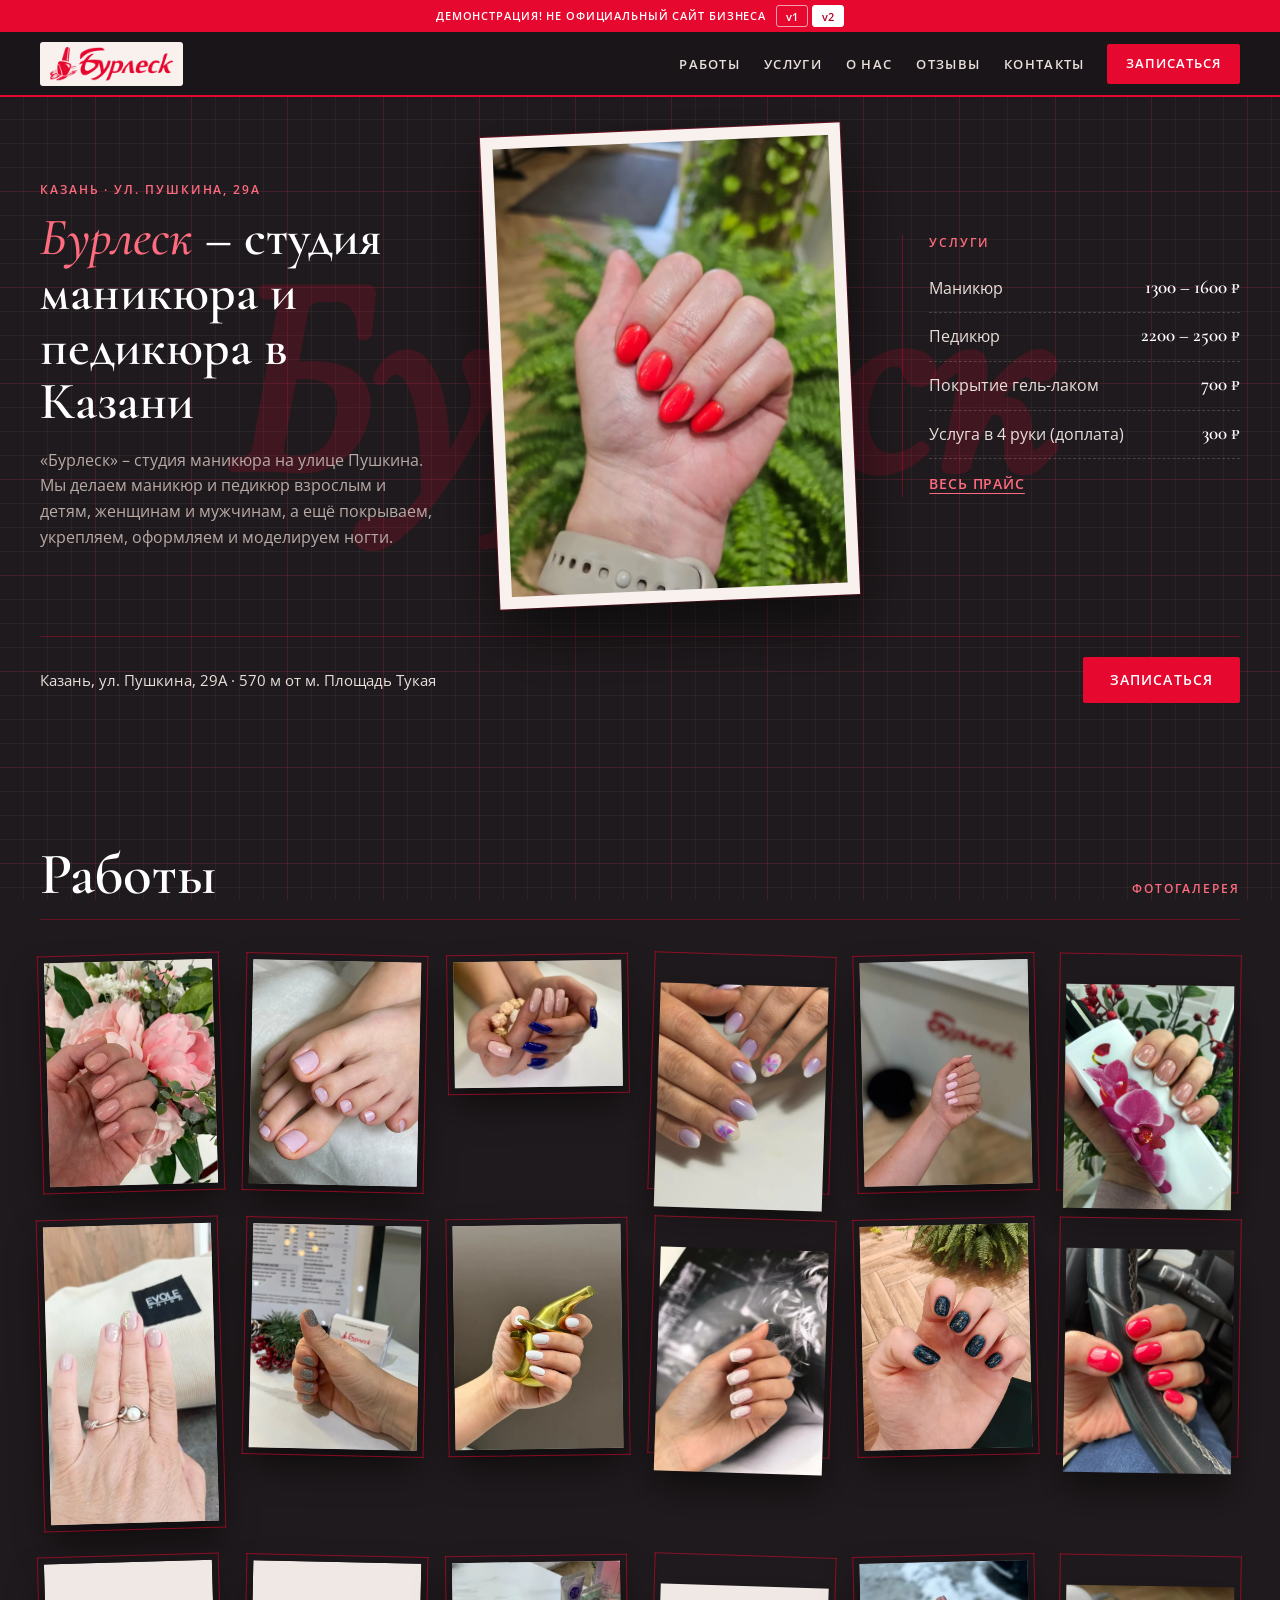
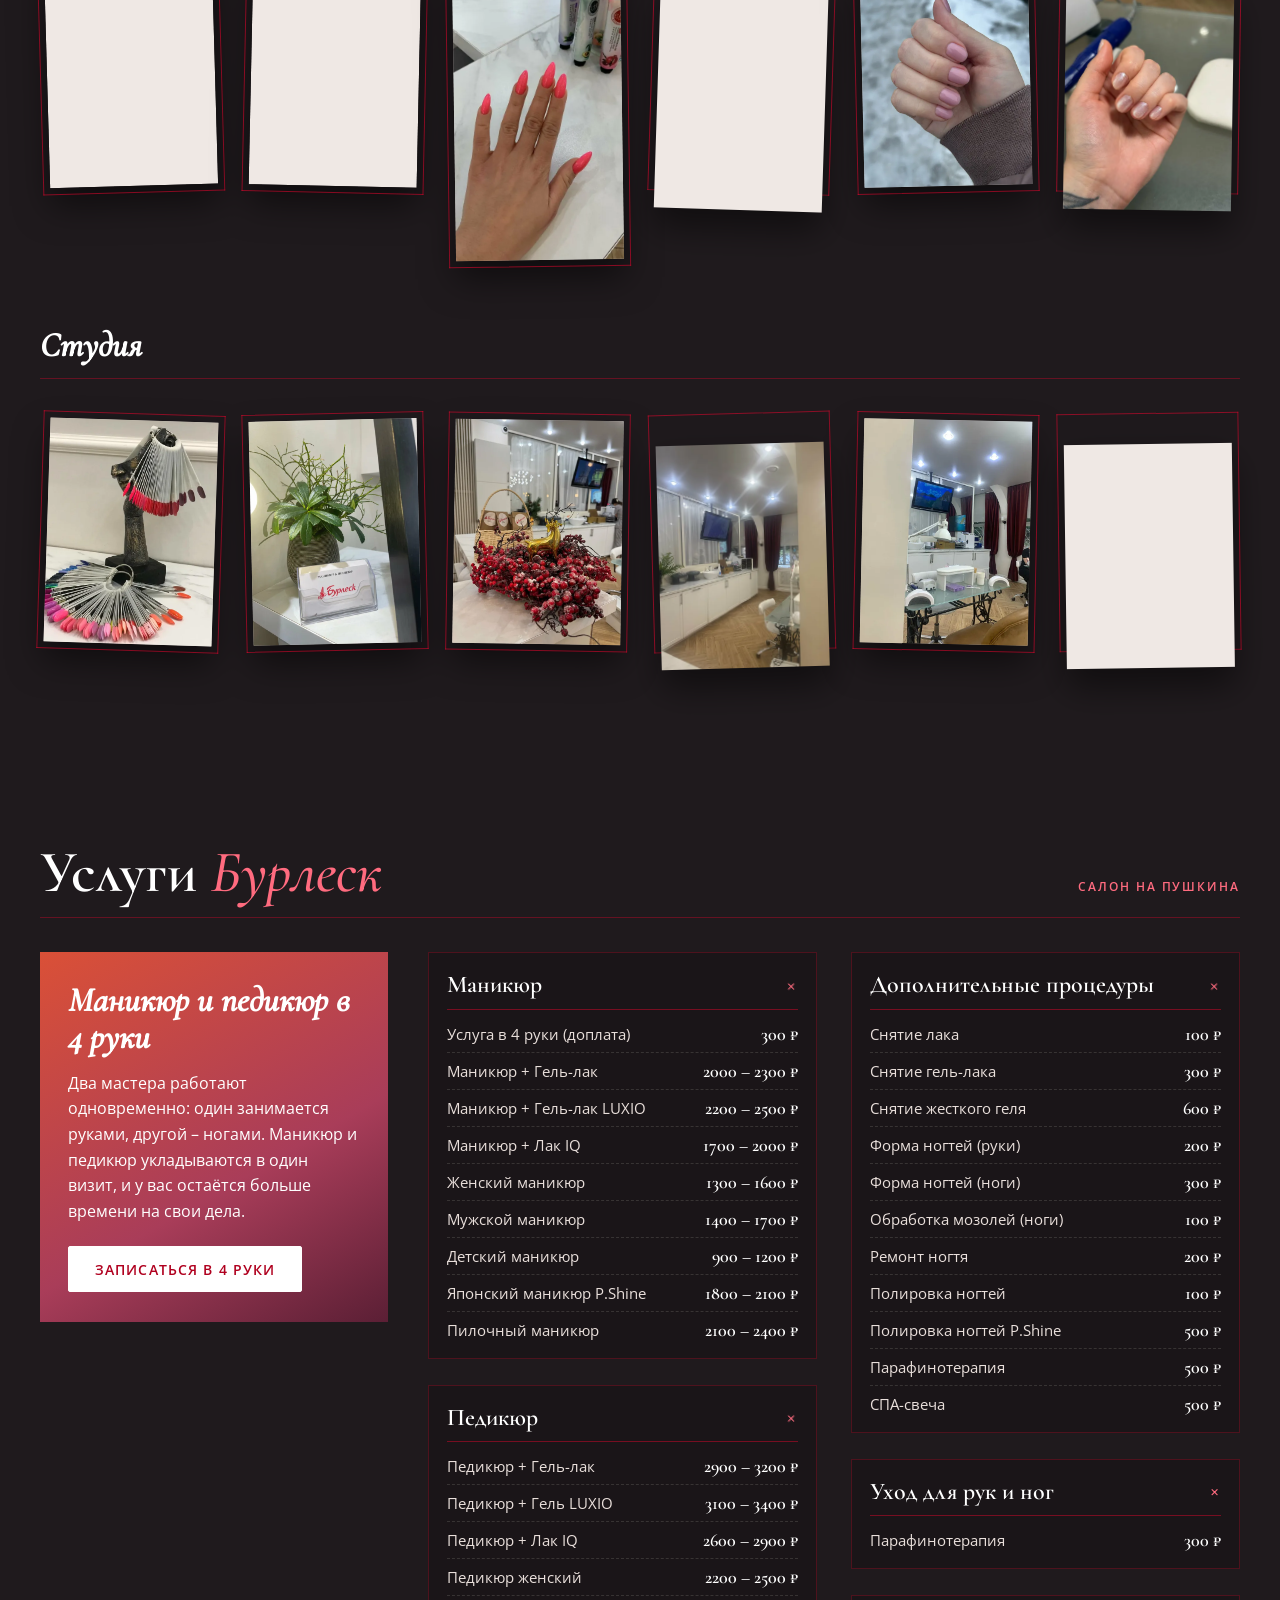
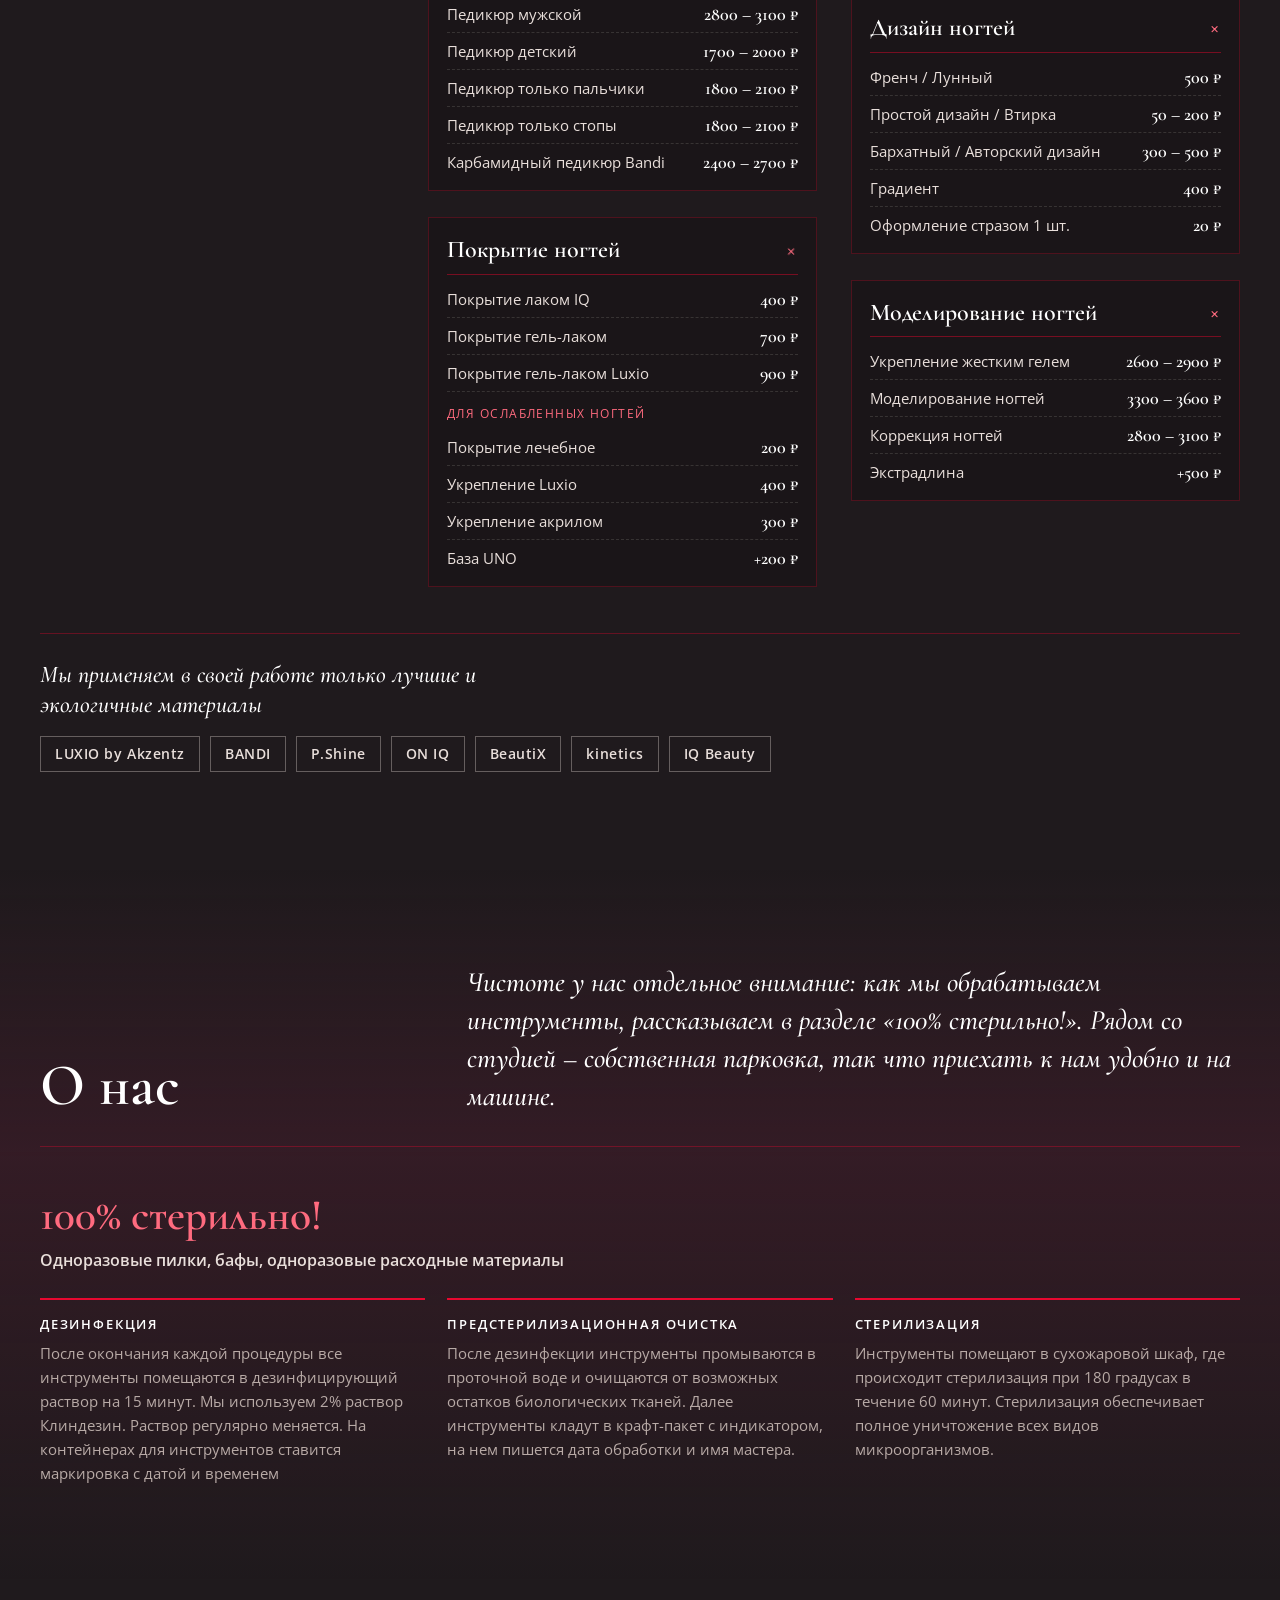
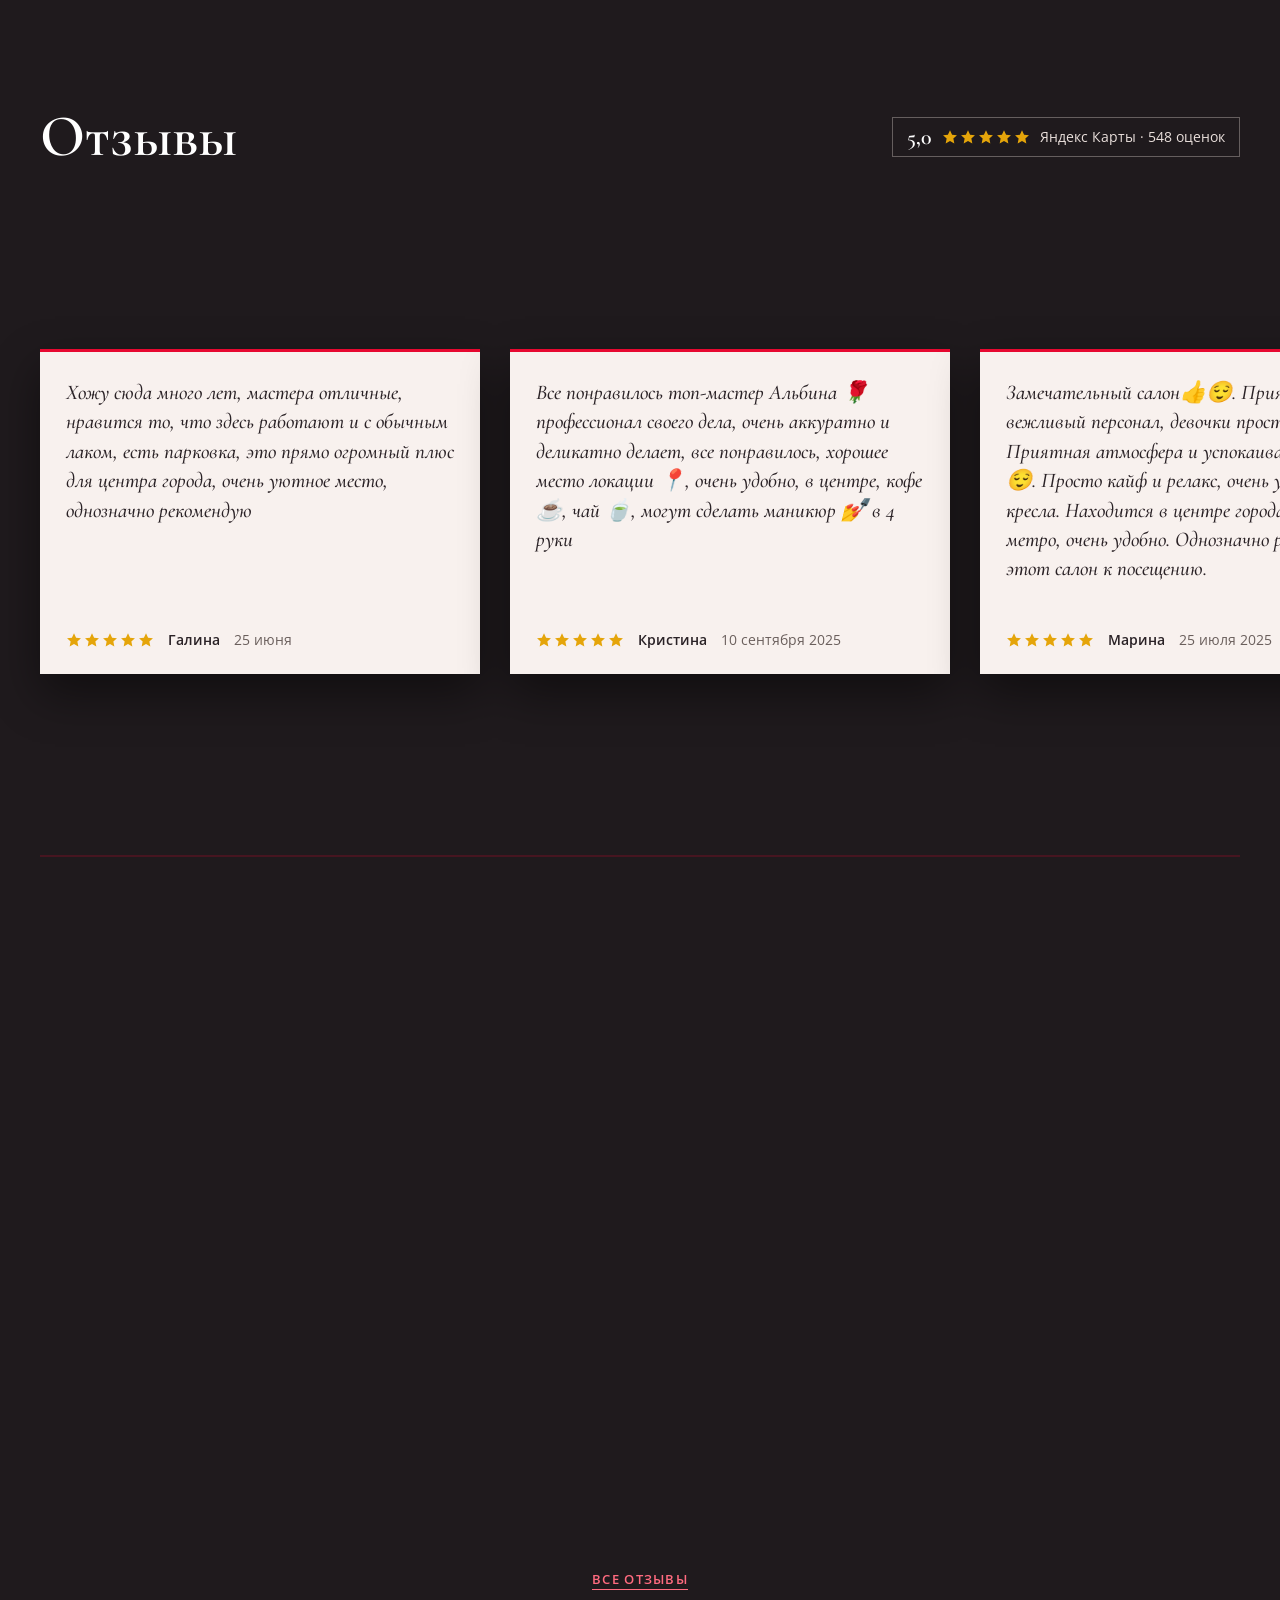
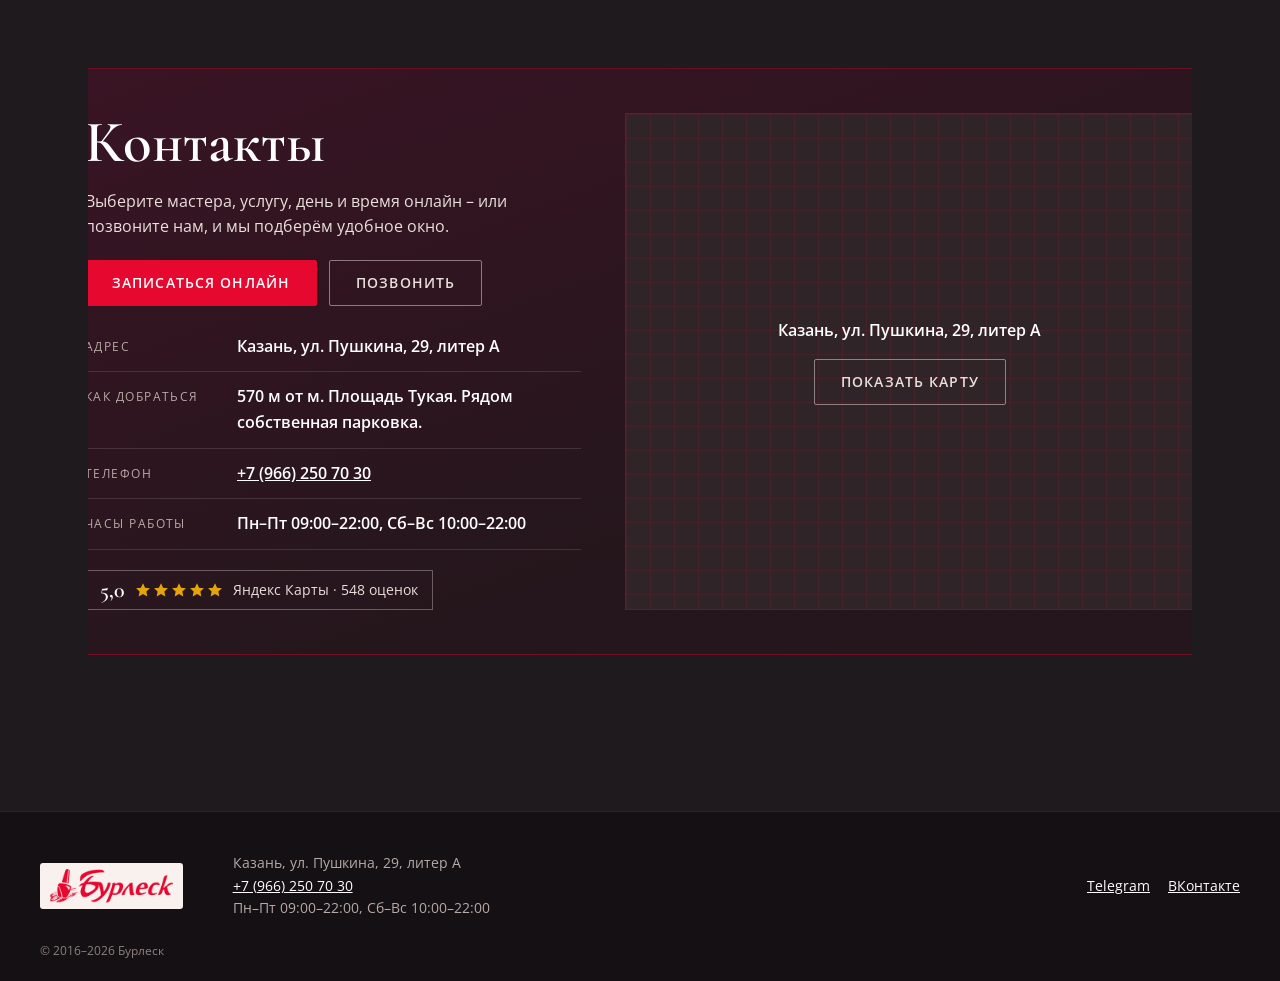
<file: v2/index.html>
<!DOCTYPE html>
<html lang="ru">
<head>
<meta charset="utf-8">
<meta name="viewport" content="width=device-width, initial-scale=1.0">
<meta name="robots" content="noindex, nofollow">
<title>Студия маникюра и педикюра в Казани · Бурлеск</title>
<meta name="description"
  content="Бурлеск · студия маникюра и педикюра в Казани на ул. Пушкина, 29А: маникюр, педикюр, покрытие, дизайн и моделирование ногтей, маникюр и педикюр в 4 руки.">
<meta name="theme-color" content="#1f1a1d">

<link rel="icon" sizes="any" href="logos/favicon.ico">
<link rel="icon" type="image/png" sizes="32x32" href="logos/favicon-32x32.png">
<link rel="apple-touch-icon" sizes="180x180" href="logos/apple-touch-icon.png">
<link rel="preload" href="fonts/cormorant-600.woff2" as="font" type="font/woff2" crossorigin>
<link rel="preload" href="fonts/opensans-400.woff2" as="font" type="font/woff2" crossorigin>
<link rel="stylesheet" href="css/fonts.css">
<link rel="stylesheet" href="css/styles.css">
<script>(function(h){if(window.matchMedia&&matchMedia('(prefers-reduced-motion: no-preference)').matches){h.classList.add('m-on');setTimeout(function(){if(!h.classList.contains('m-ready'))h.classList.remove('m-on')},2500)}})(document.documentElement)</script>
</head>
<body id="top" class="v2">
<a class="skip" href="#main">К содержанию</a>
<div class="spot" aria-hidden="true"></div>
<div class="topbar">
<div class="demo"><p class="demo-t">ДЕМОНСТРАЦИЯ! НЕ ОФИЦИАЛЬНЫЙ САЙТ БИЗНЕСА</p><nav class="demo-sw" aria-label="Версии демо"><a href="../">v1</a><a href="./" aria-current="page">v2</a></nav></div>
<header class="hdr">
<a class="sign" href="#top"><img src="logos/logo.png" width="310" height="86" alt="Бурлеск"></a>
<nav class="nav" aria-label="Разделы"><ul><li><a href="#gallery">Работы</a></li><li><a href="#services">Услуги</a></li><li><a href="#about">О нас</a></li><li><a href="#reviews">Отзывы</a></li><li><a href="#contacts">Контакты</a></li></ul></nav>
<a class="btn btn-hdr" href="https://n13535.yclients.com/" target="_blank" rel="noopener">Записаться</a>
<a class="burger" href="#menu" role="button" aria-controls="menu" aria-expanded="false"><span></span><span class="sr">Меню</span></a>
</header><i class="prog" aria-hidden="true"></i>
<nav id="menu" class="menu" aria-label="Меню"><ul><li><a href="#gallery">Работы</a></li><li><a href="#services">Услуги</a></li><li><a href="#about">О нас</a></li><li><a href="#reviews">Отзывы</a></li><li><a href="#contacts">Контакты</a></li></ul></nav>
</div>
<div class="top-sp" aria-hidden="true"></div>
<main id="main">
<section class="hero" aria-labelledby="h1">
<p class="word" aria-hidden="true">Бурлеск</p>
<div class="hero-g">
<div class="h-about">
<p class="mk kick" data-rv="mk"><span class="mk-t">Казань · ул. Пушкина, 29А</span><span class="mk-n" aria-hidden="true">Казань · ул. Пушкина, 29А</span></p>
<h1 id="h1" data-split data-rv="words" data-hero="1"><em>Бурлеск</em> – студия маникюра и педикюра в Казани</h1>
<p class="h-txt" data-rv="up" data-hero="3">«Бурлеск» – студия маникюра на улице Пушкина. Мы делаем маникюр и педикюр взрослым и детям, женщинам и мужчинам, а ещё покрываем, укрепляем, оформляем и моделируем ногти.</p>
</div>
<figure class="h-work" data-rv="hfr" data-hero="2"><div class="h-tilt" data-tilt><img src="img/work-43.webp" width="825" height="1100" alt="Неоново-коралловый маникюр" fetchpriority="high"></div></figure>
<div class="h-svc" data-rv="up" data-hero="3">
<p class="mk kick" data-rv="mk"><span class="mk-t">Услуги</span><span class="mk-n" aria-hidden="true">Услуги</span></p>
<ul class="svc"><li><span>Маникюр</span><b>1300 – 1600 ₽</b></li><li><span>Педикюр</span><b>2200 – 2500 ₽</b></li><li><span>Покрытие гель-лаком</span><b>700 ₽</b></li><li><span>Услуга в 4 руки (доплата)</span><b>300 ₽</b></li></ul>
<a class="lnk" href="#services">Весь прайс</a>
</div>
<p class="h-bar" data-rv="up" data-hero="3"><span>Казань, ул. Пушкина, 29А · 570 м от м. Площадь Тукая</span><a class="btn" href="https://n13535.yclients.com/" target="_blank" rel="noopener">Записаться</a></p>
</div>
</section>

<section id="gallery" class="gallery" aria-labelledby="h-gal">
<div class="wrap">
<div class="sec-h"><h2 id="h-gal" data-split data-rv="words">Работы</h2><p class="mk" data-rv="mk"><span class="mk-t">Фотогалерея</span><span class="mk-n" aria-hidden="true">Фотогалерея</span></p></div>
<div class="grid g-works"><figure class="fr" data-rv="fr" style="--t:-1.6deg"><div class="fr-d"><img src="img/work-01.webp" width="570" height="760" alt="Нюд-розовый маникюр на фоне пионов" loading="lazy" decoding="async"></div></figure><figure class="fr" data-rv="fr" style="--t:1.2deg"><div class="fr-d"><img src="img/work-02.webp" width="570" height="760" alt="Светло-сиреневый педикюр" loading="lazy" decoding="async"></div></figure><figure class="fr" data-rv="fr" style="--t:-0.8deg"><div class="fr-d"><img src="img/work-03.webp" width="760" height="570" alt="Нюд-розовый с тёмно-синими акцентами" loading="lazy" decoding="async"></div></figure><figure class="fr" data-rv="fr" style="--t:1.8deg"><div class="fr-d"><img src="img/work-04.webp" width="570" height="760" alt="Лавандово-белое омбре с цветком" loading="lazy" decoding="async"></div></figure><figure class="fr" data-rv="fr" style="--t:-1.3deg"><div class="fr-d"><img src="img/work-06.webp" width="570" height="760" alt="Бледно-розовый короткий маникюр" loading="lazy" decoding="async"></div></figure><figure class="fr" data-rv="fr" style="--t:0.9deg"><div class="fr-d"><img src="img/work-08.webp" width="570" height="760" alt="Короткий натуральный френч" loading="lazy" decoding="async"></div></figure><figure class="fr" data-rv="fr" style="--t:-1.6deg"><div class="fr-d"><img src="img/work-09.webp" width="428" height="760" alt="Розово-нюдовый с золотой фольгой" loading="lazy" decoding="async"></div></figure><figure class="fr" data-rv="fr" style="--t:1.2deg"><div class="fr-d"><img src="img/work-11.webp" width="570" height="760" alt="Серебристый глиттер" loading="lazy" decoding="async"></div></figure><figure class="fr" data-rv="fr" style="--t:-0.8deg"><div class="fr-d"><img src="img/work-13.webp" width="570" height="760" alt="Молочно-белый овал" loading="lazy" decoding="async"></div></figure><figure class="fr" data-rv="fr" style="--t:1.8deg"><div class="fr-d"><img src="img/work-14.webp" width="569" height="760" alt="Молочный нюд, обратный френч" loading="lazy" decoding="async"></div></figure><figure class="fr" data-rv="fr" style="--t:-1.3deg"><div class="fr-d"><img src="img/work-17.webp" width="570" height="760" alt="Тёмно-бирюзовый с голо-глиттером" loading="lazy" decoding="async"></div></figure><figure class="fr" data-rv="fr" style="--t:0.9deg"><div class="fr-d"><img src="img/work-19.webp" width="570" height="760" alt="Коралл-малина" loading="lazy" decoding="async"></div></figure><figure class="fr" data-rv="fr" style="--t:-1.6deg"><div class="fr-d"><img src="img/work-20.webp" width="570" height="760" alt="Нюд-розовый миндаль" loading="lazy" decoding="async"></div></figure><figure class="fr" data-rv="fr" style="--t:1.2deg"><div class="fr-d"><img src="img/work-22.webp" width="570" height="760" alt="Нюд с красной окантовкой" loading="lazy" decoding="async"></div></figure><figure class="fr" data-rv="fr" style="--t:-0.8deg"><div class="fr-d"><img src="img/work-23.webp" width="428" height="760" alt="Коралловый с мелким глиттером" loading="lazy" decoding="async"></div></figure><figure class="fr" data-rv="fr" style="--t:1.8deg"><div class="fr-d"><img src="img/work-24.webp" width="570" height="760" alt="Классический френч" loading="lazy" decoding="async"></div></figure><figure class="fr" data-rv="fr" style="--t:-1.3deg"><div class="fr-d"><img src="img/work-25.webp" width="570" height="760" alt="Пыльно-розовый маникюр" loading="lazy" decoding="async"></div></figure><figure class="fr" data-rv="fr" style="--t:0.9deg"><div class="fr-d"><img src="img/work-26.webp" width="570" height="760" alt="Перламутровый розово-нюд" loading="lazy" decoding="async"></div></figure></div>
<div class="sec-h sec-h2"><h3 class="mk h3" data-rv="mk"><span class="mk-t">Студия</span><span class="mk-n" aria-hidden="true">Студия</span></h3></div>
<div class="grid g-studio"><figure class="fr" data-rv="fr" style="--t:1.8deg"><div class="fr-d"><img src="img/interior-02.webp" width="570" height="760" alt="Бюст с веером свотчей" loading="lazy" decoding="async"></div></figure><figure class="fr" data-rv="fr" style="--t:-1.3deg"><div class="fr-d"><img src="img/interior-05.webp" width="570" height="760" alt="Визитки Бурлеск и растение" loading="lazy" decoding="async"></div></figure><figure class="fr" data-rv="fr" style="--t:0.9deg"><div class="fr-d"><img src="img/interior-06.webp" width="570" height="760" alt="Новогодний декор и подарочные пакеты" loading="lazy" decoding="async"></div></figure><figure class="fr" data-rv="fr" style="--t:-1.6deg"><div class="fr-d"><img src="img/interior-10.webp" width="570" height="760" alt="Боковая часть зала с раковиной" loading="lazy" decoding="async"></div></figure><figure class="fr" data-rv="fr" style="--t:1.2deg"><div class="fr-d"><img src="img/interior-12.webp" width="570" height="760" alt="Место маникюра с LED-лампами" loading="lazy" decoding="async"></div></figure><figure class="fr" data-rv="fr" style="--t:-0.8deg"><div class="fr-d"><img src="img/interior-13.webp" width="570" height="760" alt="Зал с люстрами и стульями с логотипом" loading="lazy" decoding="async"></div></figure></div>
</div>
</section>

<section id="services" class="services" aria-labelledby="h-serv">
<div class="wrap">
<div class="sec-h"><h2 id="h-serv" data-split data-rv="words">Услуги <em>Бурлеск</em></h2><p class="mk" data-rv="mk"><span class="mk-t">САЛОН НА ПУШКИНА</span><span class="mk-n" aria-hidden="true">САЛОН НА ПУШКИНА</span></p></div>
<div class="sv-g">
<div class="four" data-rv="up">
<h3>Маникюр и педикюр в 4 руки</h3>
<p>Два мастера работают одновременно: один занимается руками, другой – ногами. Маникюр и педикюр укладываются в один визит, и у вас остаётся больше времени на свои дела.</p>
<a class="btn" href="https://n13535.yclients.com/" target="_blank" rel="noopener">Записаться в 4 руки</a>
</div>
<div class="prices"><details class="pg" open><summary><h3>Маникюр</h3></summary><ul class="pl"><li><span>Услуга в 4 руки (доплата)</span><b>300 ₽</b></li><li><span>Маникюр + Гель-лак</span><b>2000 – 2300 ₽</b></li><li><span>Маникюр + Гель-лак LUXIO</span><b>2200 – 2500 ₽</b></li><li><span>Маникюр + Лак IQ</span><b>1700 – 2000 ₽</b></li><li><span>Женский маникюр</span><b>1300 – 1600 ₽</b></li><li><span>Мужской маникюр</span><b>1400 – 1700 ₽</b></li><li><span>Детский маникюр</span><b>900 – 1200 ₽</b></li><li><span>Японский маникюр P.Shine</span><b>1800 – 2100 ₽</b></li><li><span>Пилочный маникюр</span><b>2100 – 2400 ₽</b></li></ul></details><details class="pg" open><summary><h3>Педикюр</h3></summary><ul class="pl"><li><span>Педикюр + Гель-лак</span><b>2900 – 3200 ₽</b></li><li><span>Педикюр + Гель LUXIO</span><b>3100 – 3400 ₽</b></li><li><span>Педикюр + Лак IQ</span><b>2600 – 2900 ₽</b></li><li><span>Педикюр женский</span><b>2200 – 2500 ₽</b></li><li><span>Педикюр мужской</span><b>2800 – 3100 ₽</b></li><li><span>Педикюр детский</span><b>1700 – 2000 ₽</b></li><li><span>Педикюр только пальчики</span><b>1800 – 2100 ₽</b></li><li><span>Педикюр только стопы</span><b>1800 – 2100 ₽</b></li><li><span>Карбамидный педикюр Bandi</span><b>2400 – 2700 ₽</b></li></ul></details><details class="pg" open><summary><h3>Покрытие ногтей</h3></summary><ul class="pl"><li><span>Покрытие лаком IQ</span><b>400 ₽</b></li><li><span>Покрытие гель-лаком</span><b>700 ₽</b></li><li><span>Покрытие гель-лаком Luxio</span><b>900 ₽</b></li><li class="pl-h">ДЛЯ ОСЛАБЛЕННЫХ НОГТЕЙ</li><li><span>Покрытие лечебное</span><b>200 ₽</b></li><li><span>Укрепление Luxio</span><b>400 ₽</b></li><li><span>Укрепление акрилом</span><b>300 ₽</b></li><li><span>База UNO</span><b>+200 ₽</b></li></ul></details><details class="pg" open><summary><h3>Дополнительные процедуры</h3></summary><ul class="pl"><li><span>Снятие лака</span><b>100 ₽</b></li><li><span>Снятие гель-лака</span><b>300 ₽</b></li><li><span>Снятие жесткого геля</span><b>600 ₽</b></li><li><span>Форма ногтей (руки)</span><b>200 ₽</b></li><li><span>Форма ногтей (ноги)</span><b>300 ₽</b></li><li><span>Обработка мозолей (ноги)</span><b>100 ₽</b></li><li><span>Ремонт ногтя</span><b>200 ₽</b></li><li><span>Полировка ногтей</span><b>100 ₽</b></li><li><span>Полировка ногтей P.Shine</span><b>500 ₽</b></li><li><span>Парафинотерапия</span><b>500 ₽</b></li><li><span>СПА-свеча</span><b>500 ₽</b></li></ul></details><details class="pg" open><summary><h3>Уход для рук и ног</h3></summary><ul class="pl"><li><span>Парафинотерапия</span><b>300 ₽</b></li></ul></details><details class="pg" open><summary><h3>Дизайн ногтей</h3></summary><ul class="pl"><li><span>Френч / Лунный</span><b>500 ₽</b></li><li><span>Простой дизайн / Втирка</span><b>50 – 200 ₽</b></li><li><span>Бархатный / Авторский дизайн</span><b>300 – 500 ₽</b></li><li><span>Градиент</span><b>400 ₽</b></li><li><span>Оформление стразом 1 шт.</span><b>20 ₽</b></li></ul></details><details class="pg" open><summary><h3>Моделирование ногтей</h3></summary><ul class="pl"><li><span>Укрепление жестким гелем</span><b>2600 – 2900 ₽</b></li><li><span>Моделирование ногтей</span><b>3300 – 3600 ₽</b></li><li><span>Коррекция ногтей</span><b>2800 – 3100 ₽</b></li><li><span>Экстрадлина</span><b>+500 ₽</b></li></ul></details></div>
</div>
<div class="mat" data-rv="up">
<p class="mat-t">Мы применяем в своей работе только лучшие и экологичные материалы</p>
<ul class="brands"><li>LUXIO by Akzentz</li><li>BANDI</li><li>P.Shine</li><li>ON IQ</li><li>BeautiX</li><li>kinetics</li><li>IQ Beauty</li></ul>
</div>
</div>
</section>

<section id="about" class="about" aria-labelledby="h-about">
<div class="wrap">
<div class="ab-g">
<h2 id="h-about" data-split data-rv="words">О нас</h2>
<p class="ab-t" data-rv="up">Чистоте у нас отдельное внимание: как мы обрабатываем инструменты, рассказываем в разделе «100% стерильно!». Рядом со студией – собственная парковка, так что приехать к нам удобно и на машине.</p>
</div>
<div class="ster">
<h3 class="ster-h" data-split data-rv="words">100% стерильно!</h3>
<p class="ster-l" data-rv="up">Одноразовые пилки, бафы, одноразовые расходные материалы</p>
<ul class="steps"><li class="step" data-rv="up"><h3>ДЕЗИНФЕКЦИЯ</h3><p>После окончания каждой процедуры все инструменты помещаются в дезинфицирующий раствор на 15 минут. Мы используем 2% раствор Клиндезин. Раствор регулярно меняется. На контейнерах для инструментов ставится маркировка с датой и временем</p></li><li class="step" data-rv="up"><h3>Предстерилизационная очистка</h3><p>После дезинфекции инструменты промываются в проточной воде и очищаются от возможных остатков биологических тканей. Далее инструменты кладут в крафт-пакет с индикатором, на нем пишется дата обработки и имя мастера.</p></li><li class="step" data-rv="up"><h3>СТЕРИЛИЗАЦИЯ</h3><p>Инструменты помещают в сухожаровой шкаф, где происходит стерилизация при 180 градусах в течение 60 минут. Стерилизация обеспечивает полное уничтожение всех видов микроорганизмов.</p></li></ul>
</div>
</div>
</section>

<section id="reviews" class="reviews" aria-labelledby="h-rev">
<div class="lane" data-lane="1.3">
<div class="lane-stage">
<div class="lane-note"><h2 id="h-rev" data-split data-rv="words">Отзывы</h2><p class="badge"><span class="b-n">5,0</span><span class="stars" role="img" aria-label="Оценка 5 из 5"><svg class="st" viewBox="0 0 20 20" aria-hidden="true"><path d="M10 1.5l2.6 5.6 6.1.7-4.5 4.2 1.2 6-5.4-3-5.4 3 1.2-6L1.3 7.8l6.1-.7z"/></svg><svg class="st" viewBox="0 0 20 20" aria-hidden="true"><path d="M10 1.5l2.6 5.6 6.1.7-4.5 4.2 1.2 6-5.4-3-5.4 3 1.2-6L1.3 7.8l6.1-.7z"/></svg><svg class="st" viewBox="0 0 20 20" aria-hidden="true"><path d="M10 1.5l2.6 5.6 6.1.7-4.5 4.2 1.2 6-5.4-3-5.4 3 1.2-6L1.3 7.8l6.1-.7z"/></svg><svg class="st" viewBox="0 0 20 20" aria-hidden="true"><path d="M10 1.5l2.6 5.6 6.1.7-4.5 4.2 1.2 6-5.4-3-5.4 3 1.2-6L1.3 7.8l6.1-.7z"/></svg><svg class="st" viewBox="0 0 20 20" aria-hidden="true"><path d="M10 1.5l2.6 5.6 6.1.7-4.5 4.2 1.2 6-5.4-3-5.4 3 1.2-6L1.3 7.8l6.1-.7z"/></svg></span><span class="b-t">Яндекс Карты · 548 оценок</span></p></div>
<div class="lane-view"><div class="lane-track rstack" data-stack><figure class="rv"><blockquote><p>Хожу сюда много лет, мастера отличные, нравится то, что здесь работают и с обычным лаком, есть парковка, это прямо огромный плюс для центра города, очень уютное место, однозначно рекомендую</p></blockquote><figcaption><span class="stars" role="img" aria-label="Оценка 5 из 5"><svg class="st" viewBox="0 0 20 20" aria-hidden="true"><path d="M10 1.5l2.6 5.6 6.1.7-4.5 4.2 1.2 6-5.4-3-5.4 3 1.2-6L1.3 7.8l6.1-.7z"/></svg><svg class="st" viewBox="0 0 20 20" aria-hidden="true"><path d="M10 1.5l2.6 5.6 6.1.7-4.5 4.2 1.2 6-5.4-3-5.4 3 1.2-6L1.3 7.8l6.1-.7z"/></svg><svg class="st" viewBox="0 0 20 20" aria-hidden="true"><path d="M10 1.5l2.6 5.6 6.1.7-4.5 4.2 1.2 6-5.4-3-5.4 3 1.2-6L1.3 7.8l6.1-.7z"/></svg><svg class="st" viewBox="0 0 20 20" aria-hidden="true"><path d="M10 1.5l2.6 5.6 6.1.7-4.5 4.2 1.2 6-5.4-3-5.4 3 1.2-6L1.3 7.8l6.1-.7z"/></svg><svg class="st" viewBox="0 0 20 20" aria-hidden="true"><path d="M10 1.5l2.6 5.6 6.1.7-4.5 4.2 1.2 6-5.4-3-5.4 3 1.2-6L1.3 7.8l6.1-.7z"/></svg></span><span class="rv-n">Галина</span><span class="rv-d">25 июня</span></figcaption></figure><figure class="rv"><blockquote><p>Все понравилось топ-мастер Альбина 🌹 профессионал своего дела, очень аккуратно и деликатно делает, все понравилось, хорошее место локации 📍, очень удобно, в центре, кофе ☕, чай 🍵, могут сделать маникюр 💅 в 4 руки</p></blockquote><figcaption><span class="stars" role="img" aria-label="Оценка 5 из 5"><svg class="st" viewBox="0 0 20 20" aria-hidden="true"><path d="M10 1.5l2.6 5.6 6.1.7-4.5 4.2 1.2 6-5.4-3-5.4 3 1.2-6L1.3 7.8l6.1-.7z"/></svg><svg class="st" viewBox="0 0 20 20" aria-hidden="true"><path d="M10 1.5l2.6 5.6 6.1.7-4.5 4.2 1.2 6-5.4-3-5.4 3 1.2-6L1.3 7.8l6.1-.7z"/></svg><svg class="st" viewBox="0 0 20 20" aria-hidden="true"><path d="M10 1.5l2.6 5.6 6.1.7-4.5 4.2 1.2 6-5.4-3-5.4 3 1.2-6L1.3 7.8l6.1-.7z"/></svg><svg class="st" viewBox="0 0 20 20" aria-hidden="true"><path d="M10 1.5l2.6 5.6 6.1.7-4.5 4.2 1.2 6-5.4-3-5.4 3 1.2-6L1.3 7.8l6.1-.7z"/></svg><svg class="st" viewBox="0 0 20 20" aria-hidden="true"><path d="M10 1.5l2.6 5.6 6.1.7-4.5 4.2 1.2 6-5.4-3-5.4 3 1.2-6L1.3 7.8l6.1-.7z"/></svg></span><span class="rv-n">Кристина</span><span class="rv-d">10 сентября 2025</span></figcaption></figure><figure class="rv"><blockquote><p>Замечательный салон👍😌. Приятный и очень вежливый персонал, девочки просто супер. Приятная атмосфера и успокаивающая музыка😌. Просто кайф и релакс, очень удобные кресла. Находится в центре города недалеко от метро, очень удобно. Однозначно рекомендую этот салон к посещению.</p></blockquote><figcaption><span class="stars" role="img" aria-label="Оценка 5 из 5"><svg class="st" viewBox="0 0 20 20" aria-hidden="true"><path d="M10 1.5l2.6 5.6 6.1.7-4.5 4.2 1.2 6-5.4-3-5.4 3 1.2-6L1.3 7.8l6.1-.7z"/></svg><svg class="st" viewBox="0 0 20 20" aria-hidden="true"><path d="M10 1.5l2.6 5.6 6.1.7-4.5 4.2 1.2 6-5.4-3-5.4 3 1.2-6L1.3 7.8l6.1-.7z"/></svg><svg class="st" viewBox="0 0 20 20" aria-hidden="true"><path d="M10 1.5l2.6 5.6 6.1.7-4.5 4.2 1.2 6-5.4-3-5.4 3 1.2-6L1.3 7.8l6.1-.7z"/></svg><svg class="st" viewBox="0 0 20 20" aria-hidden="true"><path d="M10 1.5l2.6 5.6 6.1.7-4.5 4.2 1.2 6-5.4-3-5.4 3 1.2-6L1.3 7.8l6.1-.7z"/></svg><svg class="st" viewBox="0 0 20 20" aria-hidden="true"><path d="M10 1.5l2.6 5.6 6.1.7-4.5 4.2 1.2 6-5.4-3-5.4 3 1.2-6L1.3 7.8l6.1-.7z"/></svg></span><span class="rv-n">Марина</span><span class="rv-d">25 июля 2025</span></figcaption></figure><figure class="rv"><blockquote><p>Посещаю Бурлеск регулярно . Мне нравится . Хожу к мастеру Алсу . Профессионал в своем деле , приятная и располагающая к себе девушка! Мне нравится возможность записи онлайн быстро и на удобное время ,внимательное отношение, удобная парковка рядом со студией Посещал , посещаю и буду посещать !</p></blockquote><figcaption><span class="stars" role="img" aria-label="Оценка 5 из 5"><svg class="st" viewBox="0 0 20 20" aria-hidden="true"><path d="M10 1.5l2.6 5.6 6.1.7-4.5 4.2 1.2 6-5.4-3-5.4 3 1.2-6L1.3 7.8l6.1-.7z"/></svg><svg class="st" viewBox="0 0 20 20" aria-hidden="true"><path d="M10 1.5l2.6 5.6 6.1.7-4.5 4.2 1.2 6-5.4-3-5.4 3 1.2-6L1.3 7.8l6.1-.7z"/></svg><svg class="st" viewBox="0 0 20 20" aria-hidden="true"><path d="M10 1.5l2.6 5.6 6.1.7-4.5 4.2 1.2 6-5.4-3-5.4 3 1.2-6L1.3 7.8l6.1-.7z"/></svg><svg class="st" viewBox="0 0 20 20" aria-hidden="true"><path d="M10 1.5l2.6 5.6 6.1.7-4.5 4.2 1.2 6-5.4-3-5.4 3 1.2-6L1.3 7.8l6.1-.7z"/></svg><svg class="st" viewBox="0 0 20 20" aria-hidden="true"><path d="M10 1.5l2.6 5.6 6.1.7-4.5 4.2 1.2 6-5.4-3-5.4 3 1.2-6L1.3 7.8l6.1-.7z"/></svg></span><span class="rv-n">Макс</span><span class="rv-d">1 декабря 2025</span></figcaption></figure></div></div>
<div class="lane-bar" aria-hidden="true"><i></i></div>
</div>
</div>
</section>
<p class="rv-all"><a href="https://yandex.ru/maps/org/burlesk/1091694725/reviews/" target="_blank" rel="noopener">Все отзывы</a></p>

<section id="contacts" class="contacts" aria-labelledby="h-ct">
<div class="wrap">
<div class="panel" data-panel>
<div class="ct-t">
<h2 id="h-ct" data-split data-rv="words">Контакты</h2>
<p class="ct-book" data-rv="up">Выберите мастера, услугу, день и время онлайн – или позвоните нам, и мы подберём удобное окно.</p>
<p class="cta" data-rv="up"><a class="btn" href="https://n13535.yclients.com/" target="_blank" rel="noopener">Записаться онлайн</a><a class="btn btn-ghost" href="tel:+79662507030">Позвонить</a></p>
<dl class="ct-list">
<div><dt>Адрес</dt><dd>Казань, ул. Пушкина, 29, литер А</dd></div>
<div><dt>Как добраться</dt><dd>570 м от м. Площадь Тукая. Рядом собственная парковка.</dd></div>
<div><dt>Телефон</dt><dd><a href="tel:+79662507030">+7 (966) 250 70 30</a></dd></div>
<div><dt>Часы работы</dt><dd>Пн–Пт 09:00–22:00, Сб–Вс 10:00–22:00</dd></div>
</dl>
<p class="badge ct-badge"><span class="b-n">5,0</span><span class="stars" role="img" aria-label="Оценка 5 из 5"><svg class="st" viewBox="0 0 20 20" aria-hidden="true"><path d="M10 1.5l2.6 5.6 6.1.7-4.5 4.2 1.2 6-5.4-3-5.4 3 1.2-6L1.3 7.8l6.1-.7z"/></svg><svg class="st" viewBox="0 0 20 20" aria-hidden="true"><path d="M10 1.5l2.6 5.6 6.1.7-4.5 4.2 1.2 6-5.4-3-5.4 3 1.2-6L1.3 7.8l6.1-.7z"/></svg><svg class="st" viewBox="0 0 20 20" aria-hidden="true"><path d="M10 1.5l2.6 5.6 6.1.7-4.5 4.2 1.2 6-5.4-3-5.4 3 1.2-6L1.3 7.8l6.1-.7z"/></svg><svg class="st" viewBox="0 0 20 20" aria-hidden="true"><path d="M10 1.5l2.6 5.6 6.1.7-4.5 4.2 1.2 6-5.4-3-5.4 3 1.2-6L1.3 7.8l6.1-.7z"/></svg><svg class="st" viewBox="0 0 20 20" aria-hidden="true"><path d="M10 1.5l2.6 5.6 6.1.7-4.5 4.2 1.2 6-5.4-3-5.4 3 1.2-6L1.3 7.8l6.1-.7z"/></svg></span><span class="b-t">Яндекс Карты · 548 оценок</span></p>
</div>
<div class="map"><div class="map-ph"><p class="map-a">Казань, ул. Пушкина, 29, литер А</p><a class="btn btn-ghost" href="https://yandex.ru/maps/org/burlesk/1091694725/" data-map="https://yandex.ru/map-widget/v1/org/burlesk/1091694725/" target="_blank" rel="noopener">Показать карту</a></div></div>
</div>
</div>
</section>
</main>
<footer class="ftr">
<div class="ftr-in">
<a class="ftr-logo" href="#top"><img src="logos/logo.png" width="310" height="86" alt="Бурлеск" loading="lazy"></a>
<address class="ftr-c">Казань, ул. Пушкина, 29, литер А<br><a href="tel:+79662507030">+7 (966) 250 70 30</a><br>Пн–Пт 09:00–22:00, Сб–Вс 10:00–22:00</address>
<ul class="ftr-s"><li><a href="https://t.me/burlesknails/" target="_blank" rel="noopener">Telegram</a></li><li><a href="https://vk.com/club211215610/" target="_blank" rel="noopener">ВКонтакте</a></li></ul>
</div>
<p class="ftr-copy">© 2016–2026 Бурлеск</p>
</footer>
<script src="js/motion.js" defer></script>
</body>
</html>
</file>
<file: css/fonts.css>
@font-face{font-family:"PT Sans";src:url("../fonts/ptsans-400.woff2") format("woff2");font-weight:400;font-style:normal;font-display:swap}
@font-face{font-family:"PT Sans";src:url("../fonts/ptsans-700.woff2") format("woff2");font-weight:700;font-style:normal;font-display:swap}
@font-face{font-family:"Lora";src:url("../fonts/lora-italic-500.woff2") format("woff2");font-weight:400 600;font-style:italic;font-display:swap}
</file>
<file: css/styles.css>
/* Бурлеск · v1 «Board» */
:root{
  --red:#e70830;--red-d:#c1072a;--coral:#da5037;--plum:#a93d59;
  --cream:#f8f6f0;--paper:#fffdf8;--grey:#efeeea;--ink:#2e2f30;--tx:#444;--mute:#5f6063;
  --wine1:#7a2a28;--wine2:#5b1f35;--wine3:#41162a;
  --top-h:92px;--ease:cubic-bezier(.16,1,.3,1);--pin:cubic-bezier(.34,1.56,.64,1);
  --sans:"PT Sans",Arial,sans-serif;--ital:"Lora",Georgia,serif;
}
*,*::before,*::after{box-sizing:border-box}
html,body{overflow-x:clip}
html{scroll-behavior:smooth;-webkit-text-size-adjust:100%}
@media (prefers-reduced-motion:reduce){html{scroll-behavior:auto}}
body{margin:0;background:var(--cream);color:var(--tx);font:400 17px/1.55 var(--sans)}
img{display:block;max-width:100%;height:auto}
a{color:var(--red-d)}
h1,h2,h3,h4{color:var(--ink);margin:0;line-height:1.12}
em{font-style:normal}
[id]{scroll-margin-top:calc(var(--top-h) + 12px)}
:focus-visible{outline:3px solid var(--plum);outline-offset:3px;border-radius:4px}
.sr{position:absolute;width:1px;height:1px;overflow:hidden;clip-path:inset(50%);white-space:nowrap}
.skip{position:absolute;left:8px;top:-60px;z-index:100;background:var(--ink);color:#fff;padding:8px 14px;border-radius:6px}
.skip:focus{top:8px}
.wrap{width:min(1180px,100% - 40px);margin-inline:auto}

/* board texture + light spot */
.board{position:fixed;inset:0;height:100lvh;z-index:-2;pointer-events:none;
  background:
   repeating-linear-gradient(90deg,rgba(120,70,40,.035) 0 1px,transparent 1px 4px),
   repeating-linear-gradient(0deg,rgba(120,70,40,.03) 0 1px,transparent 1px 5px),
   radial-gradient(120% 90% at 50% 0%,#fbf9f4 0%,#f4f0e6 70%,#ece6d8 100%)}
.spot{position:fixed;left:0;top:0;width:600px;height:600px;z-index:-1;pointer-events:none;opacity:0;
  background:radial-gradient(closest-side,rgba(255,255,255,.75),rgba(255,255,255,0));transition:opacity .6s}
@media (hover:hover) and (pointer:fine){.spot.on{opacity:1}}

/* demo strip + header (fixed) */
.topbar{position:fixed;left:0;right:0;top:0;z-index:50}
.top-sp{height:var(--top-h)}
.demo{display:flex;align-items:center;justify-content:center;gap:10px;flex-wrap:wrap;background:var(--ink);color:#fff;padding:5px 10px;min-height:30px}
.demo-t{margin:0;font:700 11px/1.2 var(--sans);letter-spacing:.06em;text-align:center}
.demo-sw{display:flex;gap:4px}
.demo-sw a{color:#fff;font:700 11px/1 var(--sans);text-decoration:none;padding:4px 9px;border:1px solid rgba(255,255,255,.45);border-radius:20px;min-height:22px;display:inline-flex;align-items:center}
.demo-sw a[aria-current]{background:var(--red);border-color:var(--red)}
.hdr{display:flex;align-items:center;gap:20px;height:62px;padding:0 max(20px,calc((100% - 1180px)/2));background:#f8f6f0;border-bottom:1px solid rgba(46,47,48,.08)}
.sign{flex:none;display:block}
.sign img{height:44px;width:auto}
.nav{margin-left:auto}
.nav ul,.menu ul{list-style:none;margin:0;padding:0}
.nav ul{display:flex;gap:22px}
.nav a{color:var(--tx);text-decoration:none;font:700 14px/1 var(--sans);text-transform:uppercase;letter-spacing:.04em;padding:8px 0;background:linear-gradient(var(--red),var(--red)) left bottom/0 2px no-repeat;transition:background-size .4s var(--ease)}
.nav a:hover{background-size:100% 2px}
.btn{display:inline-flex;align-items:center;justify-content:center;min-height:46px;padding:0 24px;border-radius:30px;background:var(--red);color:#fff;font:700 15px/1.1 var(--sans);letter-spacing:.03em;text-decoration:none;border:2px solid var(--red);transition:background-color .3s,color .3s}
.btn:hover{background:var(--red-d);border-color:var(--red-d)}
.btn-ghost{background:transparent;color:var(--red-d)}
.btn-ghost:hover{background:var(--red);color:#fff}
.btn-hdr{min-height:40px;padding:0 18px;font-size:14px}
.burger{display:none;width:44px;height:44px;border-radius:50%;border:1.5px solid var(--ink);position:relative;flex:none}
.burger span:first-child,.burger span:first-child::before,.burger span:first-child::after{position:absolute;left:12px;width:18px;height:2px;background:var(--ink);content:"";transition:transform .3s}
.burger span:first-child{top:20px}
.burger span:first-child::before{left:0;top:-6px}
.burger span:first-child::after{left:0;top:6px}
.burger[aria-expanded="true"] span:first-child{background:transparent}
.burger[aria-expanded="true"] span:first-child::before{transform:translateY(6px) rotate(45deg)}
.burger[aria-expanded="true"] span:first-child::after{transform:translateY(-6px) rotate(-45deg)}
.menu{display:none;background:var(--paper);border-bottom:2px solid var(--red);box-shadow:0 14px 30px rgba(46,47,48,.15)}
.menu a{display:block;padding:14px 22px;color:var(--ink);text-decoration:none;font:700 16px/1.2 var(--sans);text-transform:uppercase;letter-spacing:.04em;border-top:1px solid rgba(46,47,48,.08)}
@media (max-width:899px){
  .nav{display:none}
  .btn-hdr{margin-left:auto}
  .burger{display:block}
  .menu.open,.menu:target{display:block}
}
@media (max-width:420px){
  .hdr{gap:10px;height:56px;padding:0 14px}
  .sign img{height:34px}
  .btn-hdr{padding:0 14px;min-height:38px;font-size:13px}
  .demo{gap:6px;padding:4px 8px}
  .demo-t{font-size:10px;letter-spacing:.03em}
}
@media (max-width:340px){.sign img{height:28px}.btn-hdr{padding:0 10px}}

/* motion base: final state is default; hidden only under html.m-on */
.w{display:inline-block;overflow:clip;padding-bottom:.14em;margin-bottom:-.14em;vertical-align:top}
.wi{display:inline-block;transition:translate .9s var(--ease)}
h1 .wi{transition-duration:1s}
html.m-on [data-rv="words"]:not(.in) .wi{translate:0 110%}
[data-rv="up"]{transition:opacity 1s var(--ease),translate 1s var(--ease);transition-delay:calc(var(--i,0)*70ms)}
html.m-on [data-rv="up"]:not(.in){opacity:0;translate:0 40px}
[data-lf] .lf-row{transition-delay:.2s}
[data-rv="line"]{transform-origin:left center;transition:scale 1.2s var(--ease)}
html.m-on [data-rv="line"]:not(.in){scale:0 1}
[data-rv="pin"]{rotate:var(--r,0deg);transition:opacity .5s ease,translate .9s var(--pin),rotate .9s var(--pin);transition-delay:calc(var(--i,0)*80ms)}
html.m-on [data-rv="pin"]:not(.in){opacity:0;translate:0 30px;rotate:0deg}
[data-rv="note"]{transition:opacity .9s var(--ease),rotate 1s var(--pin),translate 1s var(--ease)}
html.m-on [data-rv="note"]:not(.in){opacity:0;rotate:0deg;translate:0 12px}
[data-rv="hpol"]{transition:rotate 1.1s var(--pin),box-shadow 1.1s var(--ease)}
html.m-on [data-rv="hpol"]:not(.in){rotate:0deg;box-shadow:0 4px 10px rgba(46,47,48,.12)}
.gw{transition:opacity .4s ease}
html.m-on [data-glow] .gw{opacity:.25}
html.m-on [data-glow] .gw.lit{opacity:1}

/* hero */
.hero{position:relative;padding:28px 0 36px}
.hero::before{content:"";position:absolute;z-index:-1;right:0;top:0;width:46%;height:86%;
  background:linear-gradient(100deg,var(--coral),var(--plum));clip-path:polygon(18% 0,100% 0,100% 100%,0 88%);opacity:.92}
.hero-in{width:min(1180px,100% - 40px);margin-inline:auto;display:grid;grid-template-columns:minmax(0,1.15fr) minmax(0,.85fr);column-gap:56px;
  grid-template-areas:"brow ph" "h1 ph" "note ph" "lead ph" "cta ph" "facts facts";align-items:start}
.brow{grid-area:brow;margin:18px 0 18px;font:700 13px/1.4 var(--sans);text-transform:uppercase;letter-spacing:.08em;color:var(--mute)}
.hero h1{grid-area:h1;font:700 clamp(34px,4.9vw,66px)/1.05 var(--sans);letter-spacing:-.01em}
.hero h1 em{font:500 italic 1.08em/1 var(--ital);color:var(--red);letter-spacing:0}
.note{font:500 italic 24px/1.25 var(--ital);color:var(--red-d);margin:0}
.hero .note{grid-area:note;justify-self:start;margin:18px 0 0 6px;font-size:clamp(22px,2.4vw,30px);text-wrap:balance;rotate:-3deg;
  background:var(--paper);padding:6px 16px 8px;box-shadow:0 6px 18px rgba(46,47,48,.12);border-left:3px solid var(--red)}
.lead{grid-area:lead;max-width:34em;margin:20px 0 0;font-size:18px}
.hero .cta{grid-area:cta}
.cta{display:flex;flex-wrap:wrap;gap:12px;margin:22px 0 0}
.hero-ph{grid-area:ph;align-self:center;display:flex;justify-content:center;padding:24px 0}
.pol{margin:0;background:#fff;padding:10px 10px 34px;box-shadow:0 12px 28px rgba(46,47,48,.18),0 2px 4px rgba(46,47,48,.08)}
.pol img{width:100%;height:auto;object-fit:contain;background:#f3f1ec}
.pol-hero{width:min(400px,100%);rotate:3deg;will-change:transform}
.facts{grid-area:facts;list-style:none;margin:34px 0 0;padding:0;display:grid;grid-template-columns:repeat(3,1fr);gap:24px}
.facts li{position:relative;padding-top:14px;display:flex;flex-direction:column}
.facts i{position:absolute;left:0;top:0;width:100%;height:2px;background:var(--red)}
.facts span{font-size:14px;text-transform:uppercase;letter-spacing:.06em;color:var(--mute)}
.facts b{font:700 22px/1.2 var(--sans);color:var(--ink)}
@media (max-width:899px){
  .hero::before{width:100%;height:46%;top:auto;bottom:8%;clip-path:polygon(0 18%,100% 0,100% 100%,0 100%);opacity:.9}
  .hero-in{grid-template-columns:1fr;grid-template-areas:"brow" "h1" "note" "lead" "cta" "ph" "facts"}
  .hero-ph{padding:30px 0 6px}
  .pol-hero{width:min(280px,64%)}
  .facts{margin-top:22px;gap:14px}
  .facts b{font-size:18px}
}
@media (max-width:520px){
  .hero{padding-top:14px}
  .brow{margin:6px 0 12px;font-size:11.5px}
  .lead{font-size:16px;margin-top:14px}
  .facts{grid-template-columns:1fr 1fr 1fr;gap:10px}
  .facts span{font-size:11px;letter-spacing:.02em}
  .facts b{font-size:15px}
  .cta .btn{flex:1 1 auto}
}

/* sections */
section{position:relative;padding:84px 0}
h2{font:700 clamp(30px,4vw,48px)/1.1 var(--sans);text-transform:uppercase;letter-spacing:.02em}
h2 em{font:500 italic 1.05em/1 var(--ital);color:var(--red);text-transform:none;letter-spacing:0}
.about-in{display:grid;grid-template-columns:minmax(0,.9fr) minmax(0,1.1fr);gap:56px;align-items:start}
.about-t p{font-size:18px;margin:18px 0 0;max-width:36em}
.sterile{position:relative}
.motto{font:500 italic clamp(34px,5vw,60px)/1 var(--ital);color:var(--red);white-space:nowrap;will-change:transform}
.st-lead{margin:14px 0 22px;font-weight:700;color:var(--ink)}
.steps{list-style:none;margin:0;padding:0;display:grid;gap:16px}
.step{background:var(--paper);padding:18px 22px 20px;box-shadow:0 8px 22px rgba(46,47,48,.1);border-top:3px solid var(--red)}
.step h4{font:700 16px/1.25 var(--sans);text-transform:uppercase;letter-spacing:.05em;margin-bottom:6px}
.step p{margin:0;font-size:15.5px;line-height:1.5}
@media (max-width:899px){.about-in{grid-template-columns:1fr;gap:26px}section{padding:44px 0}.about-t p{font-size:17px;margin-top:14px}.steps{gap:12px}.step{padding:14px 16px 15px}.step p{font-size:15px;line-height:1.45}.studio{margin-top:36px}.gallery h2{margin-bottom:18px}.map{min-height:260px!important}}

/* marquee */
.marq{overflow:clip;padding:18px 0;border-block:1px solid rgba(169,61,89,.25)}
.marq-r{display:flex;width:max-content}
.marq-g{display:flex;flex:none}
.marq span{font:500 italic clamp(24px,4.4vw,52px)/1.15 var(--ital);color:var(--plum);padding:0 .6em;white-space:nowrap}
.marq span::after{content:"·";margin-left:1.2em;color:var(--red)}
@media (prefers-reduced-motion:no-preference){html.m-on .marq-r{animation:mq 46s linear infinite}}
@keyframes mq{to{transform:translateX(-50%)}}

/* services: live-site slanted grey band */
.services{padding:110px 0 100px;isolation:isolate}
.services::before{content:"";position:absolute;inset:0;z-index:-1;background:var(--grey);clip-path:polygon(0 70px,100% 0,100% calc(100% - 70px),0 100%)}
.sv-head{display:grid;justify-items:center;text-align:center;gap:10px;margin-bottom:34px}
.sv-head .ln{display:block;width:120px;height:2px;background:var(--red)}
.kick{margin:0;font:700 13px/1.2 var(--sans);letter-spacing:.14em;color:var(--mute)}
.four{display:grid;grid-template-columns:minmax(0,1fr) auto;gap:10px 34px;align-items:end;background:var(--paper);padding:26px 30px;margin-bottom:34px;border-left:4px solid var(--red);box-shadow:0 10px 26px rgba(46,47,48,.08)}
.four h3{grid-column:1/-1;font:500 italic clamp(24px,3vw,34px)/1.15 var(--ital);color:var(--red-d)}
.four p{margin:0;font-size:18px;max-width:40em}
@media (max-width:700px){.four{grid-template-columns:1fr;padding:22px 20px}.four .btn{justify-self:start}}
.stack{display:grid;gap:22px}
.pc{background:#fff;padding:26px 30px;border-radius:4px;box-shadow:0 10px 30px rgba(46,47,48,.1);display:grid;grid-template-columns:repeat(auto-fit,minmax(min(100%,300px),1fr));gap:8px 44px;align-content:start}
html.m-on .stack.stk>*{position:sticky;top:calc(var(--top-h) + 16px + var(--k,0)*12px)}
.pg summary{list-style:none;cursor:pointer;display:flex;justify-content:space-between;align-items:center;gap:12px;padding:4px 0 10px;border-bottom:2px solid var(--red);margin-bottom:6px}
.pg summary::-webkit-details-marker{display:none}
.pg summary::after{content:"+";font:700 22px/1 var(--sans);color:var(--red);transition:rotate .3s}
.pg[open] summary::after{rotate:45deg}
.pg h4{font:700 17px/1.2 var(--sans);text-transform:uppercase;letter-spacing:.06em}
.pg+.pg{margin-top:0}
.pg-sub{margin:4px 0 4px;font-size:12px;letter-spacing:.06em;color:var(--mute)}
.pl{list-style:none;margin:0 0 14px;padding:0}
.pl li{display:flex;justify-content:space-between;gap:16px;padding:6px 0;border-bottom:1px dashed rgba(46,47,48,.16);font-size:16px;line-height:1.35}
.pl li b{white-space:nowrap;color:var(--ink)}
.pl .pl-h{font-size:12px;font-weight:700;letter-spacing:.06em;color:var(--red-d);border-bottom:0;padding-top:12px}
@media (max-width:899px){.stack{gap:0;background:#fff;box-shadow:0 10px 30px rgba(46,47,48,.1);border-radius:4px}.stack .pc{box-shadow:none;padding-block:8px;gap:0}.pg summary{padding:14px 0 12px;margin:0;border-bottom:1px solid rgba(46,47,48,.15)}.pg[open] summary{border-bottom:2px solid var(--red)}.pl{margin:4px 0 10px}}
@media (max-width:520px){.pc{padding:18px 16px}.pl li{font-size:15px;padding:5px 0}}
.mat{text-align:center;margin-top:46px}
.mat h3{font:700 22px/1.25 var(--sans);text-transform:uppercase;letter-spacing:.04em}
.mat h3 span{display:block;margin-top:6px;font:400 15px/1.4 var(--sans);text-transform:none;letter-spacing:0;color:var(--mute)}
.brands{list-style:none;margin:20px 0 0;padding:0;display:flex;flex-wrap:wrap;justify-content:center;gap:10px 12px}
.brands li{padding:7px 16px;border:1px solid rgba(46,47,48,.25);border-radius:30px;font-weight:700;font-size:15px;color:var(--ink);background:#fff}

/* gallery */
.gallery{padding-bottom:40px}
.gallery h2{margin-bottom:26px}
.lane-note{display:flex;align-items:center;justify-content:space-between;gap:14px;width:min(1180px,100% - 40px);margin:0 auto 22px}
.lane-note .note{font-size:28px}
.lane-bar{display:none}
.works{width:min(1180px,100% - 40px);margin:0 auto;display:grid;grid-template-columns:repeat(3,1fr);gap:30px 26px;align-items:start}
.studio{margin-top:56px}
.studio .note{font-size:28px;margin-bottom:22px}
.grid-st{display:grid;grid-template-columns:repeat(3,1fr);gap:30px 26px;align-items:start}
.gallery .pol{padding:8px 8px 26px}
@media (max-width:899px){
  .works{grid-template-columns:repeat(2,1fr);gap:20px 14px}
  .grid-st{grid-template-columns:repeat(3,1fr);gap:14px 10px}
  .gallery .pol{padding:6px 6px 18px}
}

/* lane on (>=900, motion only) */
html.m-on .lane-on .lane-stage{position:sticky;top:var(--top-h);height:calc(100svh - var(--top-h));display:grid;grid-template-columns:270px minmax(0,1fr);grid-template-rows:1fr auto;align-items:center;overflow:clip;padding:0 0 26px max(20px,calc((100% - 1180px)/2))}
html.m-on .lane-on .lane-note{flex-direction:column;align-items:flex-start;width:auto;margin:0;gap:22px;grid-row:1;padding-right:24px}
html.m-on .lane-on .lane-note .note{font-size:40px;rotate:-4deg}
html.m-on .lane-on .lane-view{grid-row:1;overflow:clip;height:100%;display:flex;align-items:center}
html.m-on .lane-on .works{display:flex;width:max-content;margin:0;gap:46px;padding:30px 60px 30px 20px;will-change:transform}
html.m-on .lane-on .works .pol{flex:none}
html.m-on .lane-on .works .pol img{height:min(54svh,460px);width:auto}
html.m-on .lane-on .lane-bar{display:block;grid-column:1/-1;height:2px;background:rgba(169,61,89,.2);margin-right:max(20px,calc((100vw - 1180px)/2))}
.lane-bar i{display:block;height:100%;background:var(--red);transform-origin:left;transform:scaleX(0)}

/* reviews: dark brand tone */
.reviews{background:linear-gradient(105deg,var(--wine1),var(--wine2) 55%,var(--wine3));color:#fff;padding-bottom:70px}
.reviews h2{color:#fff;margin-bottom:30px}
.rstack{display:grid;gap:22px;max-width:780px;margin:0 auto}
.rv{margin:0;background:var(--paper);color:var(--tx);padding:30px 32px;border-radius:4px;box-shadow:0 18px 40px rgba(0,0,0,.28);display:flex;flex-direction:column;justify-content:space-between;gap:18px}
.rv:nth-child(odd){rotate:-.8deg}.rv:nth-child(even){rotate:.8deg}
.rv blockquote{margin:0}
.rv p{margin:0;font:500 italic 19px/1.5 var(--ital);color:var(--ink)}
.rv figcaption{display:flex;align-items:center;flex-wrap:wrap;gap:6px 14px;font-size:15px}
.rv-n{font-weight:700;color:var(--ink)}
.rv-d{color:var(--mute)}
.stars{display:inline-flex;gap:2px}
.st{width:16px;height:16px;fill:#e5a50a}
html.m-on .rstack.stk>*{position:sticky;top:calc(var(--top-h) + 20px + var(--k,0)*10px)}
.rv-all{margin:0;padding:22px 20px 26px;text-align:center;background:var(--wine3)}
.rv-all a{color:#fff;font-weight:700;letter-spacing:.04em;text-transform:uppercase;font-size:14px;text-underline-offset:4px}
@media (max-width:520px){.rv{padding:18px 18px;gap:12px}.rv p{font-size:16px;line-height:1.45}}

/* contacts: final panel */
.contacts{padding:70px 0 80px}
.panel{background:#fff;border-radius:18px;padding:40px;display:grid;grid-template-columns:minmax(0,1fr) minmax(0,1.1fr);gap:40px;box-shadow:0 20px 50px rgba(46,47,48,.12);clip-path:inset(0 var(--fx,0px) round 18px)}
.ct-book{font-size:18px;margin:16px 0 0;max-width:30em}
.ct-list{margin:28px 0 0;display:grid;gap:14px}
.ct-list div{display:grid;grid-template-columns:140px 1fr;gap:12px;padding-bottom:12px;border-bottom:1px solid rgba(46,47,48,.1)}
.ct-list dt{font-size:13px;text-transform:uppercase;letter-spacing:.06em;color:var(--mute);padding-top:3px}
.ct-list dd{margin:0;color:var(--ink);font-weight:700}
.ct-list a{color:var(--ink)}
.badge{display:inline-flex;align-items:center;gap:10px;margin:22px 0 0;padding:8px 14px;border-radius:30px;background:var(--cream);font-size:14px}
.b-n{font-weight:700;font-size:18px;color:var(--ink)}
.b-t{color:var(--mute)}
.map{position:relative;min-height:420px;border-radius:12px;overflow:hidden;background:var(--grey)}
.map-ph{position:absolute;inset:0;display:flex;flex-direction:column;align-items:center;justify-content:center;gap:16px;text-align:center;padding:20px;
  background:repeating-linear-gradient(135deg,rgba(169,61,89,.06) 0 2px,transparent 2px 14px),var(--grey)}
.map-a{margin:0;font-weight:700;color:var(--ink)}
.map iframe{position:absolute;inset:0;width:100%;height:100%;border:0}
@media (max-width:899px){.panel{grid-template-columns:1fr;padding:26px 20px;gap:26px}.map{min-height:320px}}
@media (max-width:520px){.ct-list div{grid-template-columns:1fr;gap:2px}}

/* footer */
.ftr{background:var(--ink);color:#ddd;padding:40px 0 20px;font-size:15px}
.ftr-in{width:min(1180px,100% - 40px);margin:0 auto;display:flex;flex-wrap:wrap;gap:24px 50px;align-items:center}
.ftr-logo img{height:44px;width:auto;background:#fff;padding:6px 10px;border-radius:8px;box-sizing:content-box}
.ftr-c{font-style:normal;line-height:1.6}
.ftr a{color:#fff}
.ftr-s{list-style:none;margin:0 0 0 auto;padding:0;display:flex;gap:18px}
.ftr-copy{width:min(1180px,100% - 40px);margin:24px auto 0;font-size:13px;color:#aaa}
@media (max-width:700px){.ftr-s{margin-left:0}.ftr{padding:28px 0 16px}.ftr-in{gap:16px 30px}.ftr-copy{margin-top:16px}}

@media print{.topbar{position:static}.top-sp,.board,.spot{display:none}}
@media (max-width:899px){.stack .pc{grid-template-columns:1fr}}
@media (min-width:900px) and (max-width:1099px){.pc>:nth-child(3):last-child{grid-column:1/-1}}
</file>
<file: v2/css/fonts.css>
@font-face{font-family:"Cormorant";src:url("../fonts/cormorant-600.woff2") format("woff2");font-weight:600;font-style:normal;font-display:swap}
@font-face{font-family:"Cormorant";src:url("../fonts/cormorant-italic-500.woff2") format("woff2");font-weight:500;font-style:italic;font-display:swap}
@font-face{font-family:"Open Sans";src:url("../fonts/opensans-400.woff2") format("woff2");font-weight:400;font-style:normal;font-display:swap}
@font-face{font-family:"Open Sans";src:url("../fonts/opensans-600.woff2") format("woff2");font-weight:600;font-style:normal;font-display:swap}
</file>
<file: v2/css/styles.css>
:root{
  --bg:#1f1a1d;--bg2:#2a2226;--line:rgba(231,8,48,.13);--line2:rgba(248,232,228,.05);
  --red:#e70830;--red-l:#ff6b7f;--coral:#da5037;--plum:#a93d59;--wine:#5b1f35;
  --tx:#e9dfdb;--mute:#b8aaa6;--paper:#f8f1ee;--ink:#2a2226;
  --top-h:94px;--ease:cubic-bezier(.16,1,.3,1);
  --serif:"Cormorant",Georgia,serif;--sans:"Open Sans",Arial,sans-serif;
}
*,*::before,*::after{box-sizing:border-box}
html,body{overflow-x:clip}
html{scroll-behavior:smooth;-webkit-text-size-adjust:100%}
@media (prefers-reduced-motion:reduce){html{scroll-behavior:auto}}
body{margin:0;background:var(--bg);color:var(--tx);font:400 16px/1.6 var(--sans);font-variant-numeric:lining-nums}
body::before{content:"";position:fixed;inset:0;height:100lvh;z-index:-2;pointer-events:none;
  background-image:linear-gradient(var(--line) 1px,transparent 1px),linear-gradient(90deg,var(--line) 1px,transparent 1px),linear-gradient(var(--line2) 1px,transparent 1px),linear-gradient(90deg,var(--line2) 1px,transparent 1px);
  background-size:96px 96px,96px 96px,24px 24px,24px 24px;background-position:-1px -1px}
img{display:block;max-width:100%;height:auto}
a{color:var(--red-l)}
h1,h2,h3{margin:0}
.sr{position:absolute;width:1px;height:1px;overflow:hidden;clip-path:inset(50%);white-space:nowrap}
.skip{position:absolute;left:8px;top:-60px;z-index:100;background:var(--paper);color:var(--ink);padding:8px 14px;border-radius:4px}
.skip:focus{top:8px}
.wrap{width:min(1200px,100% - 40px);margin-inline:auto}
.spot{position:fixed;left:0;top:0;width:600px;height:600px;z-index:-1;pointer-events:none;opacity:0;border-radius:50%;
  background:radial-gradient(closest-side,rgba(231,8,48,.16),rgba(218,80,55,.06) 55%,transparent);transition:opacity .6s}
@media (hover:hover) and (pointer:fine){.spot.on{opacity:1}}

/* top */
.topbar{position:fixed;left:0;right:0;top:0;z-index:50}
.top-sp{height:var(--top-h)}
.demo{display:flex;align-items:center;justify-content:center;gap:10px;flex-wrap:wrap;background:#e70830;color:#fff;padding:5px 10px;min-height:30px}
.demo-t{margin:0;font:600 11px/1.2 var(--sans);letter-spacing:.08em;text-align:center}
.demo-sw{display:flex;gap:4px}
.demo-sw a{color:#fff;font:600 11px/1 var(--sans);text-decoration:none;padding:4px 9px;border:1px solid rgba(255,255,255,.6);border-radius:3px;min-height:22px;display:inline-flex;align-items:center}
.demo-sw a[aria-current]{background:#fff;color:#b0001f;border-color:#fff}
.hdr{display:flex;align-items:center;gap:22px;height:64px;padding:0 max(20px,calc((100% - 1200px)/2));background:#1a1518;border-bottom:1px solid rgba(231,8,48,.3);position:relative}
.sign{flex:none;display:block;background:#f8f1ee;padding:5px 10px;border-radius:3px}
.sign img{height:34px;width:auto}
.nav{margin-left:auto}
.nav ul,.menu ul{list-style:none;margin:0;padding:0}
.nav ul{display:flex;gap:24px}
.nav a{color:var(--tx);text-decoration:none;font:600 13px/1 var(--sans);text-transform:uppercase;letter-spacing:.1em;padding:8px 0;border-bottom:1px solid transparent}
.nav a:hover{border-color:var(--red)}
.prog{display:none}
@supports (animation-timeline:scroll()){
  .prog{display:block;position:absolute;left:0;right:0;bottom:-1px;height:2px;background:var(--red);transform-origin:left;animation:prog linear both;animation-timeline:scroll(root)}
  @keyframes prog{from{transform:scaleX(0)}to{transform:scaleX(1)}}
}
.btn{display:inline-flex;align-items:center;justify-content:center;min-height:46px;padding:0 26px;border-radius:2px;background:var(--red);color:#fff;font:600 14px/1.1 var(--sans);letter-spacing:.08em;text-transform:uppercase;text-decoration:none;border:1px solid var(--red);transition:background .25s,color .25s}
.btn:hover{background:#c1072a}
.btn-ghost{background:transparent;color:var(--tx);border-color:rgba(233,223,219,.5)}
.btn-ghost:hover{background:var(--paper);color:var(--ink)}
.btn-hdr{min-height:40px;padding:0 18px;font-size:13px}
.burger{display:none;width:44px;height:44px;border:1px solid rgba(233,223,219,.5);border-radius:2px;position:relative;flex:none}
.burger span:first-child,.burger span:first-child::before,.burger span:first-child::after{position:absolute;left:12px;width:18px;height:2px;background:var(--tx);content:"";transition:transform .3s}
.burger span:first-child{top:20px}
.burger span:first-child::before{left:0;top:-6px}
.burger span:first-child::after{left:0;top:6px}
.burger[aria-expanded="true"] span:first-child{background:transparent}
.burger[aria-expanded="true"] span:first-child::before{transform:translateY(6px) rotate(45deg)}
.burger[aria-expanded="true"] span:first-child::after{transform:translateY(-6px) rotate(-45deg)}
.menu{display:none;background:#1a1518;border-bottom:2px solid var(--red)}
.menu a{display:block;padding:14px 22px;color:var(--tx);text-decoration:none;font:600 15px/1.2 var(--sans);text-transform:uppercase;letter-spacing:.1em;border-top:1px solid rgba(231,8,48,.18)}
@media (max-width:899px){.nav{display:none}.btn-hdr{margin-left:auto}.burger{display:block}.menu.open,.menu:target{display:block}}
@media (max-width:420px){
  .hdr{gap:10px;height:58px;padding:0 14px}
  .sign img{height:26px}.sign{padding:4px 7px}
  .btn-hdr{padding:0 12px;min-height:38px;font-size:12px;letter-spacing:.05em}
  .demo{gap:6px;padding:4px 8px}.demo-t{font-size:10px;letter-spacing:.04em}
}
@media (max-width:340px){.sign img{height:22px}.btn-hdr{padding:0 9px}}

/* motion base: final state is default, hidden only under html.m-on */
.w{display:inline-block;overflow:clip;padding-bottom:.12em;margin-bottom:-.12em;vertical-align:top}
.wi{display:inline-block;transition:translate .9s var(--ease)}
h1 .wi{transition-duration:1s}
html.m-on [data-rv="words"]:not(.in) .wi{translate:0 110%}
[data-rv="up"]{transition:opacity .9s var(--ease),translate .9s var(--ease)}
html.m-on [data-rv="up"]:not(.in){opacity:0;translate:0 36px}
[data-rv="hfr"]{transition:opacity 1.1s var(--ease),scale 1.1s var(--ease),rotate 1.1s var(--ease)}
html.m-on [data-rv="hfr"]:not(.in){opacity:0;scale:.92;rotate:0deg}
.mk{position:relative}
.mk-n{display:none}
[data-rv="mk"]{transition:opacity .5s ease}
html.m-on [data-rv="mk"]:not(.in){opacity:0}
html.m-on .mk.scr .mk-t{opacity:0}
html.m-on .mk.scr .mk-n{display:block;position:absolute;left:0;top:0;white-space:nowrap;opacity:.85}
[data-rv="fr"]{transition:opacity .8s var(--ease),translate .9s var(--ease),rotate .9s var(--ease);transition-delay:calc(var(--i,0)*70ms)}
html.m-on [data-rv="fr"]:not(.in){opacity:0;translate:0 34px;rotate:0deg}
.fr::before,.fr::after{transition:scale .9s var(--ease) .15s}
html.m-on [data-rv="fr"]:not(.in)::before{scale:0 1}
html.m-on [data-rv="fr"]:not(.in)::after{scale:1 0}

/* hero */
.hero{position:relative;padding:34px 0 46px;overflow:clip}
.word{position:absolute;left:50%;top:44%;translate:-50% -50%;margin:0;font:600 italic clamp(120px,22vw,330px)/1 var(--serif);color:rgba(231,8,48,.17);white-space:nowrap;pointer-events:none;user-select:none;z-index:0}
.hero-g{position:relative;z-index:1;width:min(1200px,100% - 40px);margin:0 auto;display:grid;grid-template-columns:minmax(0,1fr) minmax(0,.95fr) minmax(0,.85fr);grid-template-areas:"ab wk sv" "bar bar bar";gap:34px 44px;align-items:center}
.h-about{grid-area:ab}
.kick{margin:0 0 14px;font:600 12px/1.3 var(--sans);letter-spacing:.16em;text-transform:uppercase;color:var(--red-l)}
.hero h1{font:600 clamp(36px,4.1vw,58px)/1.04 var(--serif);color:#fff}
.hero h1 em,h2 em{font-style:italic;font-weight:500;color:var(--red-l)}
.h-txt{margin:18px 0 0;color:var(--mute);max-width:30em}
.h-work{grid-area:wk;margin:0;justify-self:center;width:min(360px,100%);rotate:-2.5deg}
.h-tilt{background:var(--paper);padding:12px;box-shadow:0 30px 60px rgba(0,0,0,.55),0 0 0 1px rgba(231,8,48,.4);will-change:transform}
.h-tilt img{width:100%;object-fit:contain;background:#efe8e4}
.h-svc{grid-area:sv;border-left:1px solid rgba(231,8,48,.4);padding-left:26px}
.svc{list-style:none;margin:0;padding:0}
.svc li{display:flex;justify-content:space-between;gap:12px;padding:11px 0;border-bottom:1px dashed rgba(233,223,219,.2)}
.svc b,.pl b{font:600 19px/1.2 var(--serif);color:#fff;white-space:nowrap}
.lnk{display:inline-block;margin-top:14px;font-weight:600;font-size:14px;letter-spacing:.06em;text-transform:uppercase;text-underline-offset:4px}
.h-bar{grid-area:bar;margin:0;display:flex;align-items:center;justify-content:space-between;gap:16px 26px;flex-wrap:wrap;border-top:1px solid rgba(231,8,48,.35);padding-top:20px}
.h-bar span{font-size:15px;color:var(--tx)}
@media (max-width:899px){
  .hero{padding:22px 0 34px}
  .hero-g{grid-template-columns:1fr;grid-template-areas:"kick" "h1" "wk" "bar" "txt" "sv";gap:16px}
  .h-about{display:contents}
  .h-about .kick{grid-area:kick;margin:0}
  .hero h1{grid-area:h1}
  .h-txt{grid-area:txt;margin:0}
  .h-work{width:min(236px,64%)}
  .word{top:38%;font-size:clamp(96px,30vw,180px)}
  .h-svc{border-left:0;padding-left:0;border-top:1px solid rgba(231,8,48,.4);padding-top:6px}
  .h-bar{border-top:0;padding-top:0;flex-direction:column;align-items:stretch;text-align:center;gap:12px}
}

/* sections */
section{position:relative;padding:96px 0}
h2{font:600 clamp(36px,4.6vw,64px)/1.02 var(--serif);color:#fff}
.sec-h{display:flex;align-items:baseline;justify-content:space-between;gap:10px 24px;flex-wrap:wrap;margin-bottom:34px;border-bottom:1px solid rgba(231,8,48,.35);padding-bottom:14px}
.sec-h .mk{margin:0;font:600 12px/1.3 var(--sans);letter-spacing:.16em;text-transform:uppercase;color:var(--red-l)}
.sec-h2{margin-top:60px}
.sec-h .mk.h3{font:600 italic 34px/1.1 var(--serif);letter-spacing:0;text-transform:none;color:#fff}
@media (max-width:899px){section{padding:50px 0}.sec-h{margin-bottom:20px}.sec-h2{margin-top:34px}.sec-h .mk.h3{font-size:28px}}

/* gallery: unfolding grid */
.grid{display:grid;grid-template-columns:repeat(6,1fr);gap:26px 22px;align-items:start}
.fr{position:relative;margin:0;rotate:var(--t,0deg);padding:7px;background:rgba(31,26,29,.6)}
.fr::before,.fr::after{content:"";position:absolute;inset:0;pointer-events:none;border:1px solid rgba(231,8,48,.55)}
.fr::before{border-left:0;border-right:0;transform-origin:left}
.fr::after{border-top:0;border-bottom:0;transform-origin:top}
.fr-d{box-shadow:0 18px 34px rgba(0,0,0,.5)}
.fr img{width:100%;object-fit:contain;background:#efe8e4}
@media (max-width:899px){.grid{grid-template-columns:repeat(3,1fr);gap:12px 9px}.fr{padding:4px}}
@media (prefers-reduced-motion:no-preference){
  @supports (animation-timeline:view()){
    html.m-on .g-works .fr:nth-child(2n) .fr-d,html.m-on .g-studio .fr:nth-child(2n) .fr-d{animation:drift linear both;animation-timeline:view();animation-range:cover}
    @keyframes drift{from{translate:0 24px}to{translate:0 -24px}}
    @media (max-width:899px){
      html.m-on .g-works .fr:nth-child(2n) .fr-d,html.m-on .g-studio .fr:nth-child(2n) .fr-d{animation:none}
      html.m-on .g-works .fr:nth-child(3n+2) .fr-d,html.m-on .g-studio .fr:nth-child(3n+2) .fr-d{animation:drift linear both;animation-timeline:view();animation-range:cover}
    }
  }
}

/* services */
.sv-g{display:grid;grid-template-columns:minmax(0,.9fr) minmax(0,2.1fr);gap:40px;align-items:start}
.four{position:sticky;top:calc(var(--top-h) + 24px);background:linear-gradient(150deg,var(--coral),var(--plum) 60%,var(--wine));padding:30px 28px;color:#fff}
.four h3{font:600 italic 34px/1.1 var(--serif)}
.four p{margin:14px 0 22px}
.four .btn{background:#fff;color:#b0001f;border-color:#fff}
.four .btn:hover{background:var(--paper)}
.prices{columns:2;column-gap:34px}
.pg{break-inside:avoid;margin:0 0 26px;background:rgba(26,21,24,.82);border:1px solid rgba(231,8,48,.25);padding:6px 18px 10px}
.pg summary{list-style:none;cursor:pointer;display:flex;justify-content:space-between;align-items:center;gap:12px;padding:12px 0 10px;border-bottom:1px solid rgba(231,8,48,.45)}
.pg summary::-webkit-details-marker{display:none}
.pg summary::after{content:"+";font:600 24px/1 var(--serif);color:var(--red-l);transition:rotate .3s}
.pg[open] summary::after{rotate:45deg}
.pg h3{font:600 24px/1.15 var(--serif);color:#fff}
.pl{list-style:none;margin:6px 0 0;padding:0}
.pl li{display:flex;justify-content:space-between;align-items:baseline;gap:14px;padding:6px 0;border-bottom:1px dashed rgba(233,223,219,.14);font-size:15px}
.pl li:last-child{border-bottom:0}
.pl b{font-size:18px}
.pl .pl-h{font-size:12px;letter-spacing:.12em;text-transform:uppercase;color:var(--red-l);padding-top:12px;border-bottom:0}
.mat{margin-top:46px;display:flex;flex-wrap:wrap;align-items:center;gap:16px 30px;border-top:1px solid rgba(231,8,48,.35);padding-top:26px}
.mat-t{margin:0;font:500 italic 24px/1.25 var(--serif);color:#fff;max-width:22em}
.brands{list-style:none;margin:0;padding:0;display:flex;flex-wrap:wrap;gap:8px 10px}
.brands li{padding:6px 14px;border:1px solid rgba(233,223,219,.35);font-size:14px;font-weight:600;letter-spacing:.04em}
@media (max-width:899px){
  .sv-g{grid-template-columns:1fr;gap:22px}
  .four{position:static;padding:22px 20px}.four h3{font-size:28px}
  .prices{columns:1}
  .pg{margin:0;border-top:0;padding:0 16px}.pg:first-child{border-top:1px solid rgba(231,8,48,.25)}
  .pg summary{border-bottom:0}.pg[open] summary{border-bottom:1px solid rgba(231,8,48,.45)}
  .pg h3{font-size:22px}
  .mat{margin-top:28px;padding-top:18px}.mat-t{font-size:21px}
}

/* about */
.about{background:linear-gradient(180deg,transparent,rgba(91,31,53,.35) 40%,transparent)}
.ab-g{display:grid;grid-template-columns:minmax(0,1fr) minmax(0,2fr);gap:40px;align-items:end;border-bottom:1px solid rgba(231,8,48,.35);padding-bottom:30px}
.ab-t{margin:0;font:500 italic clamp(22px,2.2vw,28px)/1.35 var(--serif);color:#fff}
.ster{margin-top:46px}
.ster-h{font:600 clamp(30px,3.4vw,44px)/1.05 var(--serif);color:var(--red-l)}
.ster-l{margin:10px 0 24px;font-weight:600}
.steps{list-style:none;margin:0;padding:0;display:grid;grid-template-columns:repeat(3,1fr);gap:22px}
.step{border-top:2px solid var(--red);padding-top:16px}
.step h3{font:600 13px/1.3 var(--sans);letter-spacing:.14em;text-transform:uppercase;color:#fff;margin-bottom:8px}
.step p{margin:0;font-size:15px;color:var(--mute)}
@media (max-width:899px){.ab-g{grid-template-columns:1fr;gap:14px;padding-bottom:20px}.ab-t{font-size:21px}.ster{margin-top:28px}.steps{grid-template-columns:1fr;gap:16px}.step{padding-top:12px}.step p{font-size:14.5px;line-height:1.5}.ster-l{margin-bottom:16px}}

/* reviews: lane >=900, sticky stack below */
.reviews{padding-bottom:30px}
.lane-note{width:min(1200px,100% - 40px);margin:0 auto 26px;display:flex;flex-wrap:wrap;align-items:center;justify-content:space-between;gap:14px 24px}
.lane-bar{display:none}
.rstack{width:min(1200px,100% - 40px);margin:0 auto;display:grid;gap:18px}
.rv{margin:0;background:var(--paper);color:var(--ink);padding:26px 26px 22px;display:flex;flex-direction:column;justify-content:space-between;gap:16px;box-shadow:0 20px 44px rgba(0,0,0,.45);border-top:3px solid var(--red)}
.rv blockquote{margin:0}
.rv p{margin:0;font:500 italic 21px/1.4 var(--serif);color:#2a2226}
.rv figcaption{display:flex;align-items:center;flex-wrap:wrap;gap:6px 14px;font-size:14px}
.rv-n{font-weight:600}
.rv-d{color:#6a5f5c}
.stars{display:inline-flex;gap:2px}
.st{width:16px;height:16px;fill:#e5a50a}
.badge{display:inline-flex;align-items:center;gap:10px;margin:0;padding:8px 14px;border:1px solid rgba(233,223,219,.35);font-size:14px}
.b-n{font:600 22px/1 var(--serif);color:#fff}
html.m-on .rstack.stk>*{position:sticky;top:calc(var(--top-h) + 18px + var(--k,0)*10px)}
html.m-on .lane-on .lane-stage{position:sticky;top:var(--top-h);height:calc(100svh - var(--top-h));display:grid;grid-template-columns:minmax(0,1fr);grid-template-rows:auto 1fr auto;overflow:clip;padding:30px 0 24px}
html.m-on .lane-on .lane-note{margin-bottom:0}
html.m-on .lane-on .lane-view{overflow:clip;display:flex;align-items:center}
html.m-on .lane-on .rstack{display:flex;width:max-content;margin:0;gap:30px;padding:20px max(20px,calc((100vw - 1200px)/2));will-change:transform;align-items:stretch}
html.m-on .lane-on .rv{width:min(440px,36vw);flex:none}
html.m-on .lane-on .lane-bar{display:block;height:2px;background:rgba(231,8,48,.2);width:min(1200px,100% - 40px);margin:0 auto}
.lane-bar i{display:block;height:100%;background:var(--red);transform-origin:left;transform:scaleX(0)}
@media (min-width:900px){.rstack{grid-template-columns:repeat(2,1fr)}}
@media (max-width:520px){.rv{padding:16px 16px 14px;gap:10px}.rv p{font-size:17.5px;line-height:1.33}}
.rv-all{margin:0;padding:0 20px 20px;text-align:center}
.rv-all a{display:inline-block;font-weight:600;letter-spacing:.1em;text-transform:uppercase;font-size:13px;text-underline-offset:5px;padding:8px 0}

/* contacts */
.contacts{padding-top:50px}
.panel{background:linear-gradient(160deg,#3a1424,#24161c 70%);border:1px solid rgba(231,8,48,.35);padding:44px;display:grid;grid-template-columns:minmax(0,1fr) minmax(0,1.15fr);gap:44px;clip-path:inset(0 var(--fx,0px))}
.ct-book{margin:16px 0 20px;color:var(--tx)}
.cta{margin:0;display:flex;flex-wrap:wrap;gap:12px}
.ct-list{margin:28px 0 0;display:grid;gap:12px}
.ct-list div{display:grid;grid-template-columns:140px 1fr;gap:12px;padding-bottom:12px;border-bottom:1px solid rgba(233,223,219,.14)}
.ct-list dt{font-size:12px;text-transform:uppercase;letter-spacing:.12em;color:var(--mute);padding-top:3px}
.ct-list dd{margin:0;color:#fff;font-weight:600}
.ct-list a{color:#fff}
.map{position:relative;min-height:420px;overflow:hidden;background:#2f2529;border:1px solid rgba(231,8,48,.25)}
.map-ph{position:absolute;inset:0;display:flex;flex-direction:column;align-items:center;justify-content:center;gap:16px;text-align:center;padding:20px;
  background-image:linear-gradient(rgba(231,8,48,.12) 1px,transparent 1px),linear-gradient(90deg,rgba(231,8,48,.12) 1px,transparent 1px);background-size:24px 24px}
.map-a{margin:0;font-weight:600;color:#fff}
.map iframe{position:absolute;inset:0;width:100%;height:100%;border:0}
@media (max-width:899px){.panel{grid-template-columns:1fr;padding:24px 18px;gap:22px}.map{min-height:220px}.ct-list{margin-top:20px}}
@media (max-width:520px){.ct-list div{grid-template-columns:1fr;gap:2px;padding-bottom:9px}.cta .btn{flex:1 1 100%}}

/* footer */
.ftr{background:#141013;border-top:1px solid rgba(231,8,48,.35);padding:40px 0 20px;font-size:14px;margin-top:60px}
.ftr-in{width:min(1200px,100% - 40px);margin:0 auto;display:flex;flex-wrap:wrap;gap:20px 50px;align-items:center}
.ftr-logo{background:#f8f1ee;padding:6px 10px;border-radius:3px}
.ftr-logo img{height:34px;width:auto}
.ftr-c{font-style:normal;line-height:1.6;color:var(--mute)}
.ftr a{color:#fff}
.ftr-s{list-style:none;margin:0 0 0 auto;padding:0;display:flex;gap:18px}
.ftr-copy{width:min(1200px,100% - 40px);margin:22px auto 0;font-size:12px;color:#8d817e}
@media (max-width:700px){.ftr{padding:26px 0 16px;margin-top:34px}.ftr-in{gap:14px 30px}.ftr-s{margin-left:0}.ftr-copy{margin-top:14px}}
@media print{.topbar{position:static}.top-sp,.spot,.prog{display:none}body::before{display:none}}
.ct-badge{margin-top:20px}
</file>
